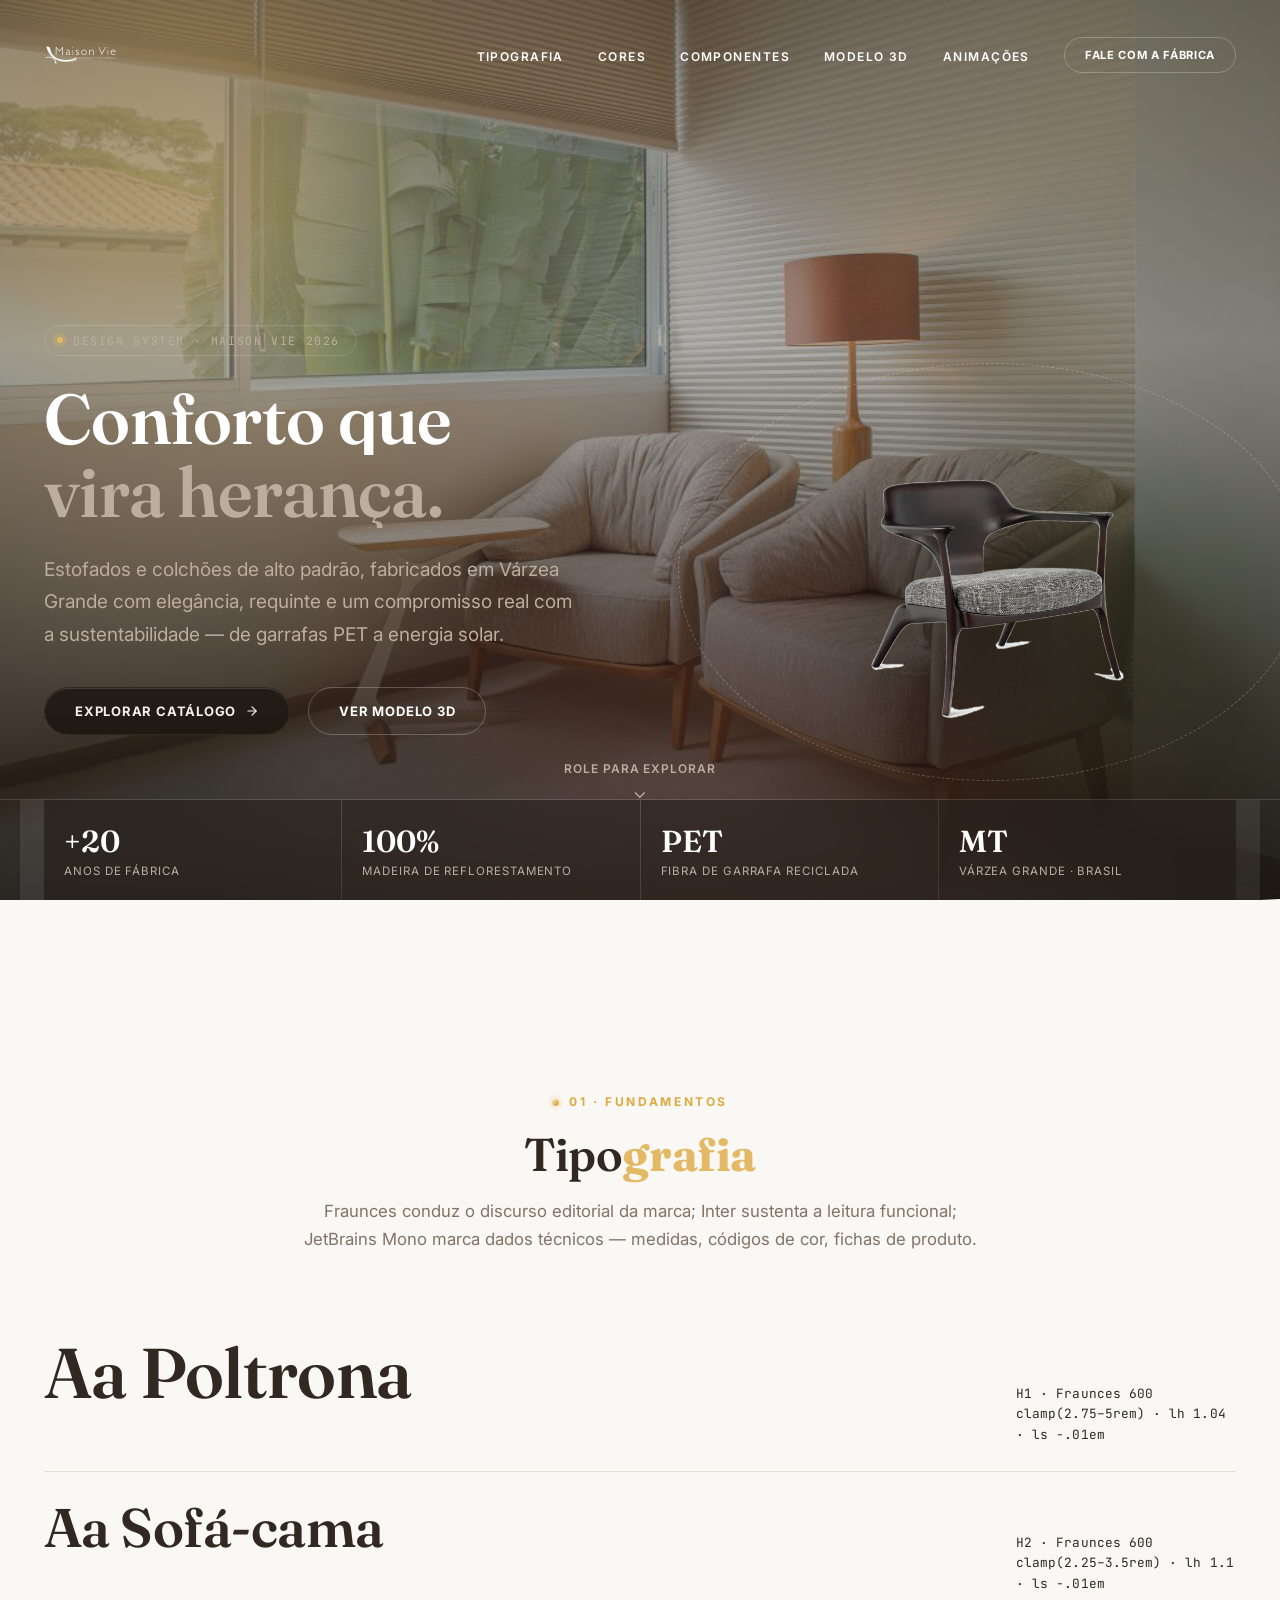
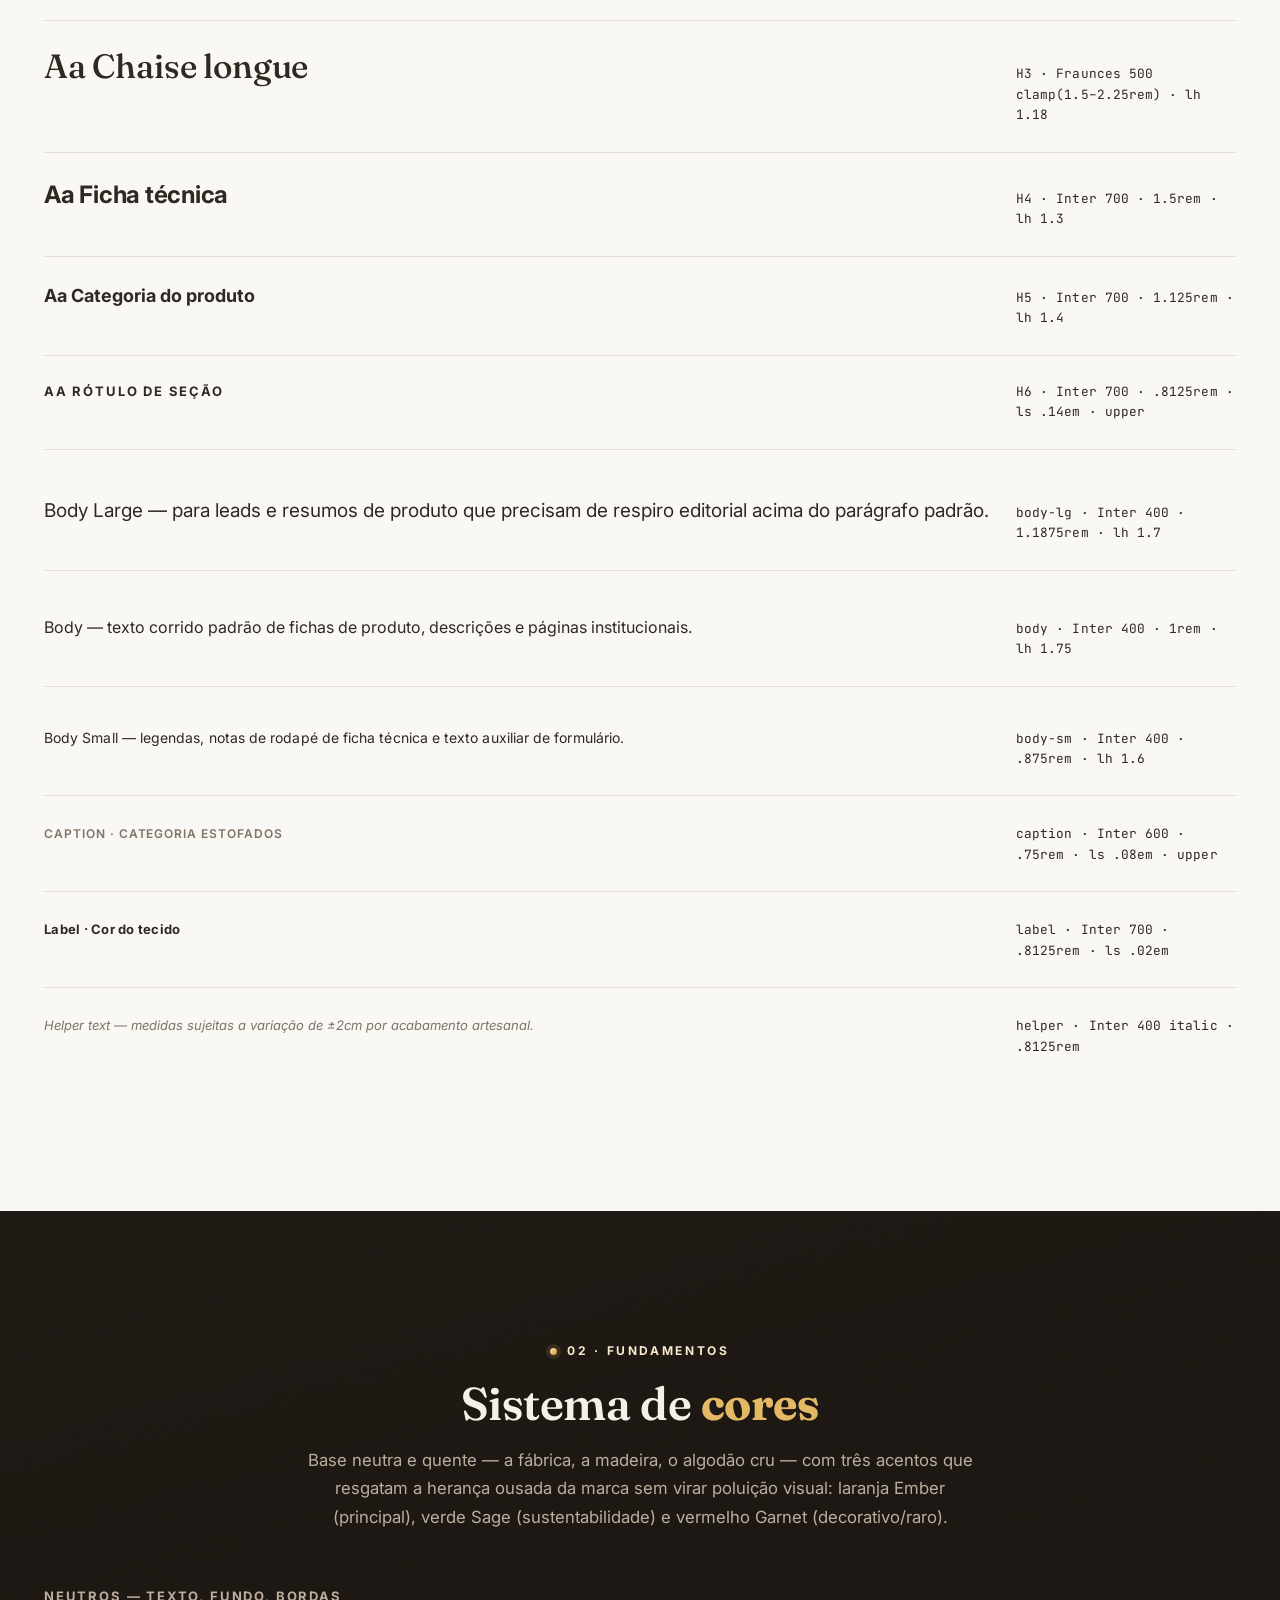
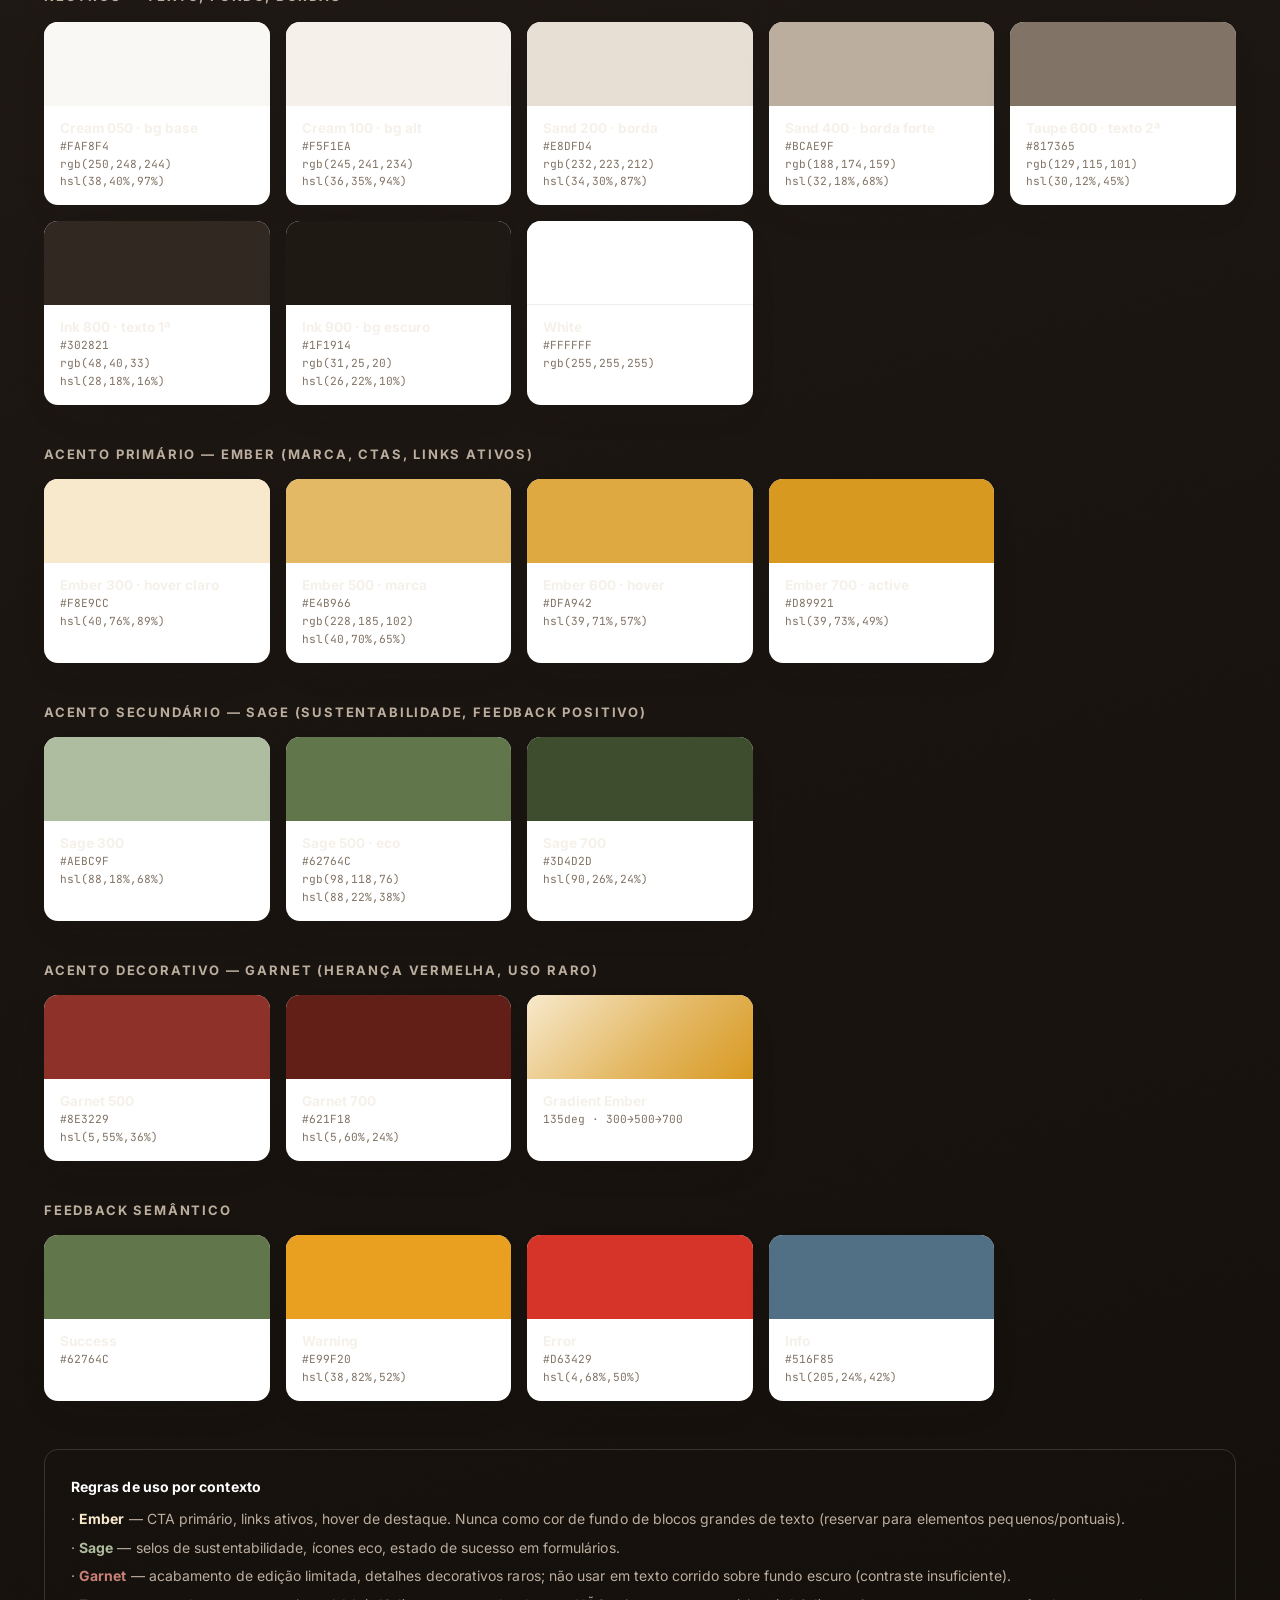
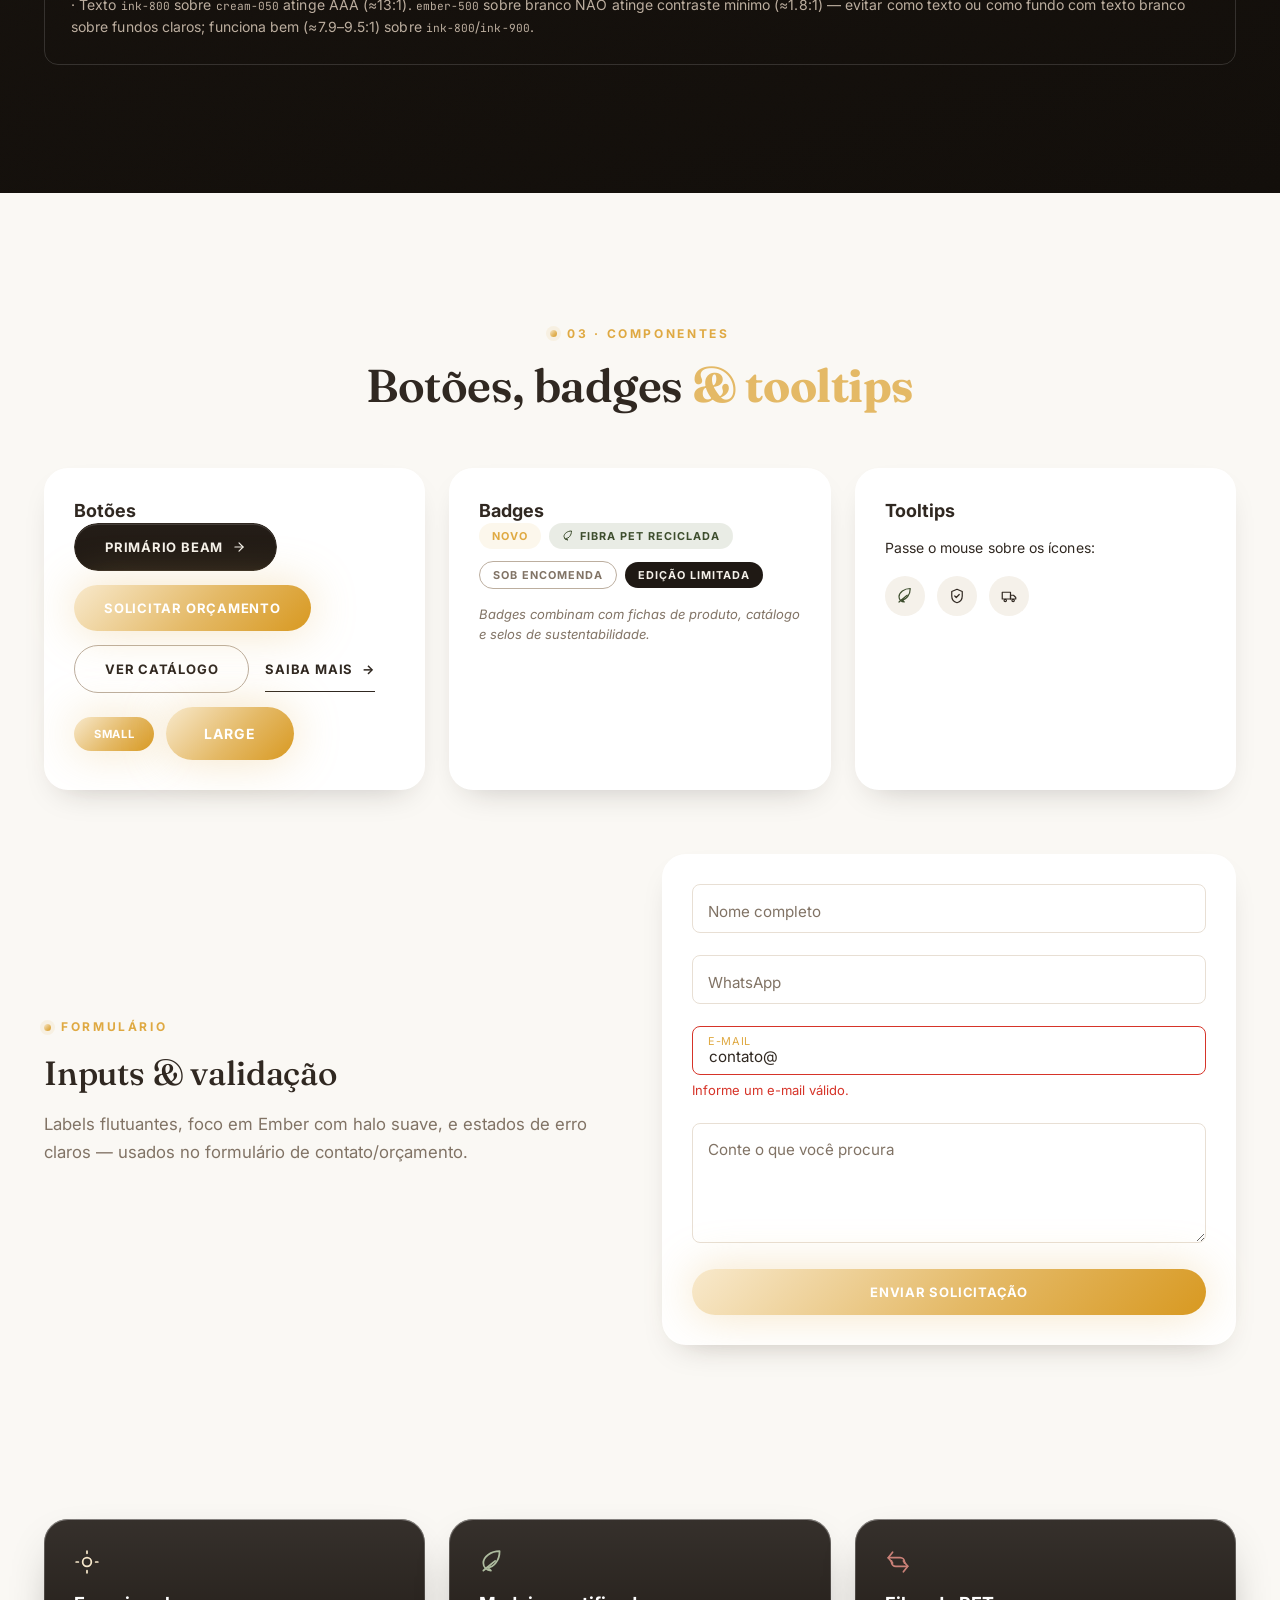
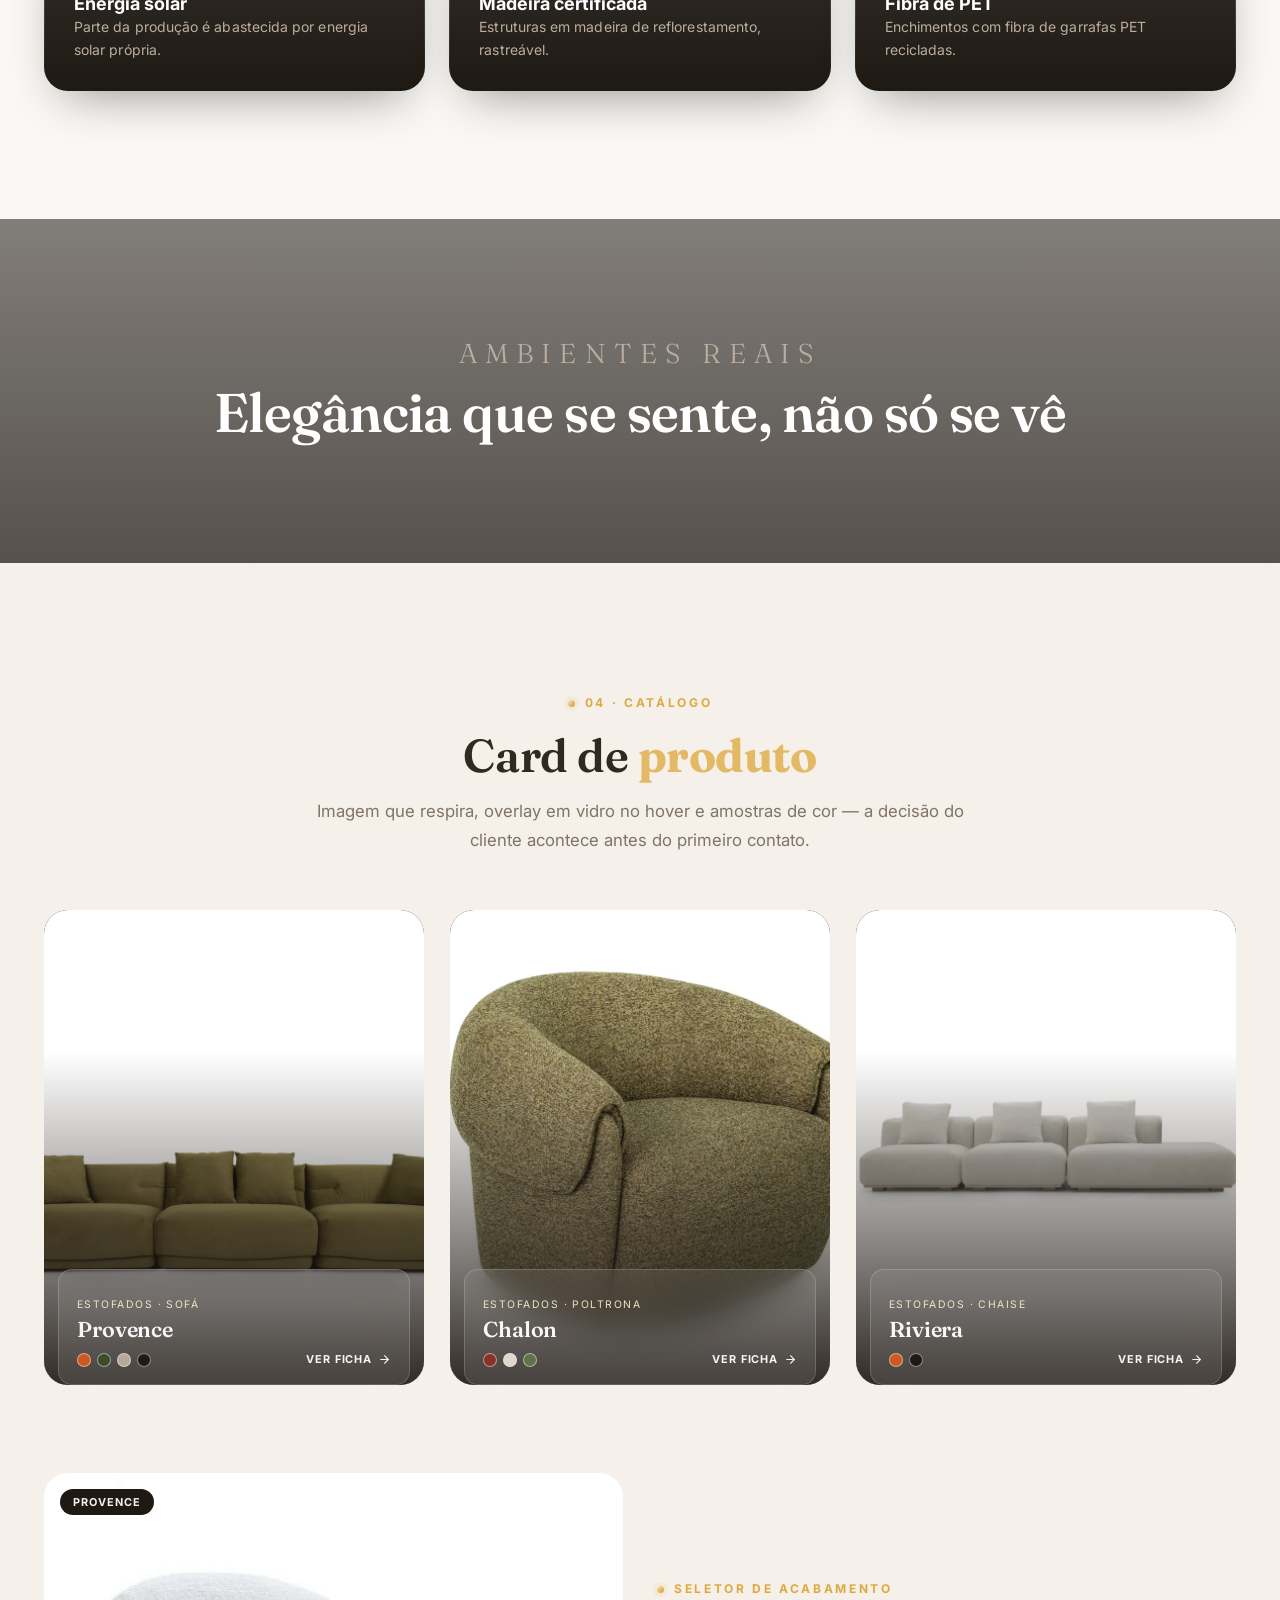
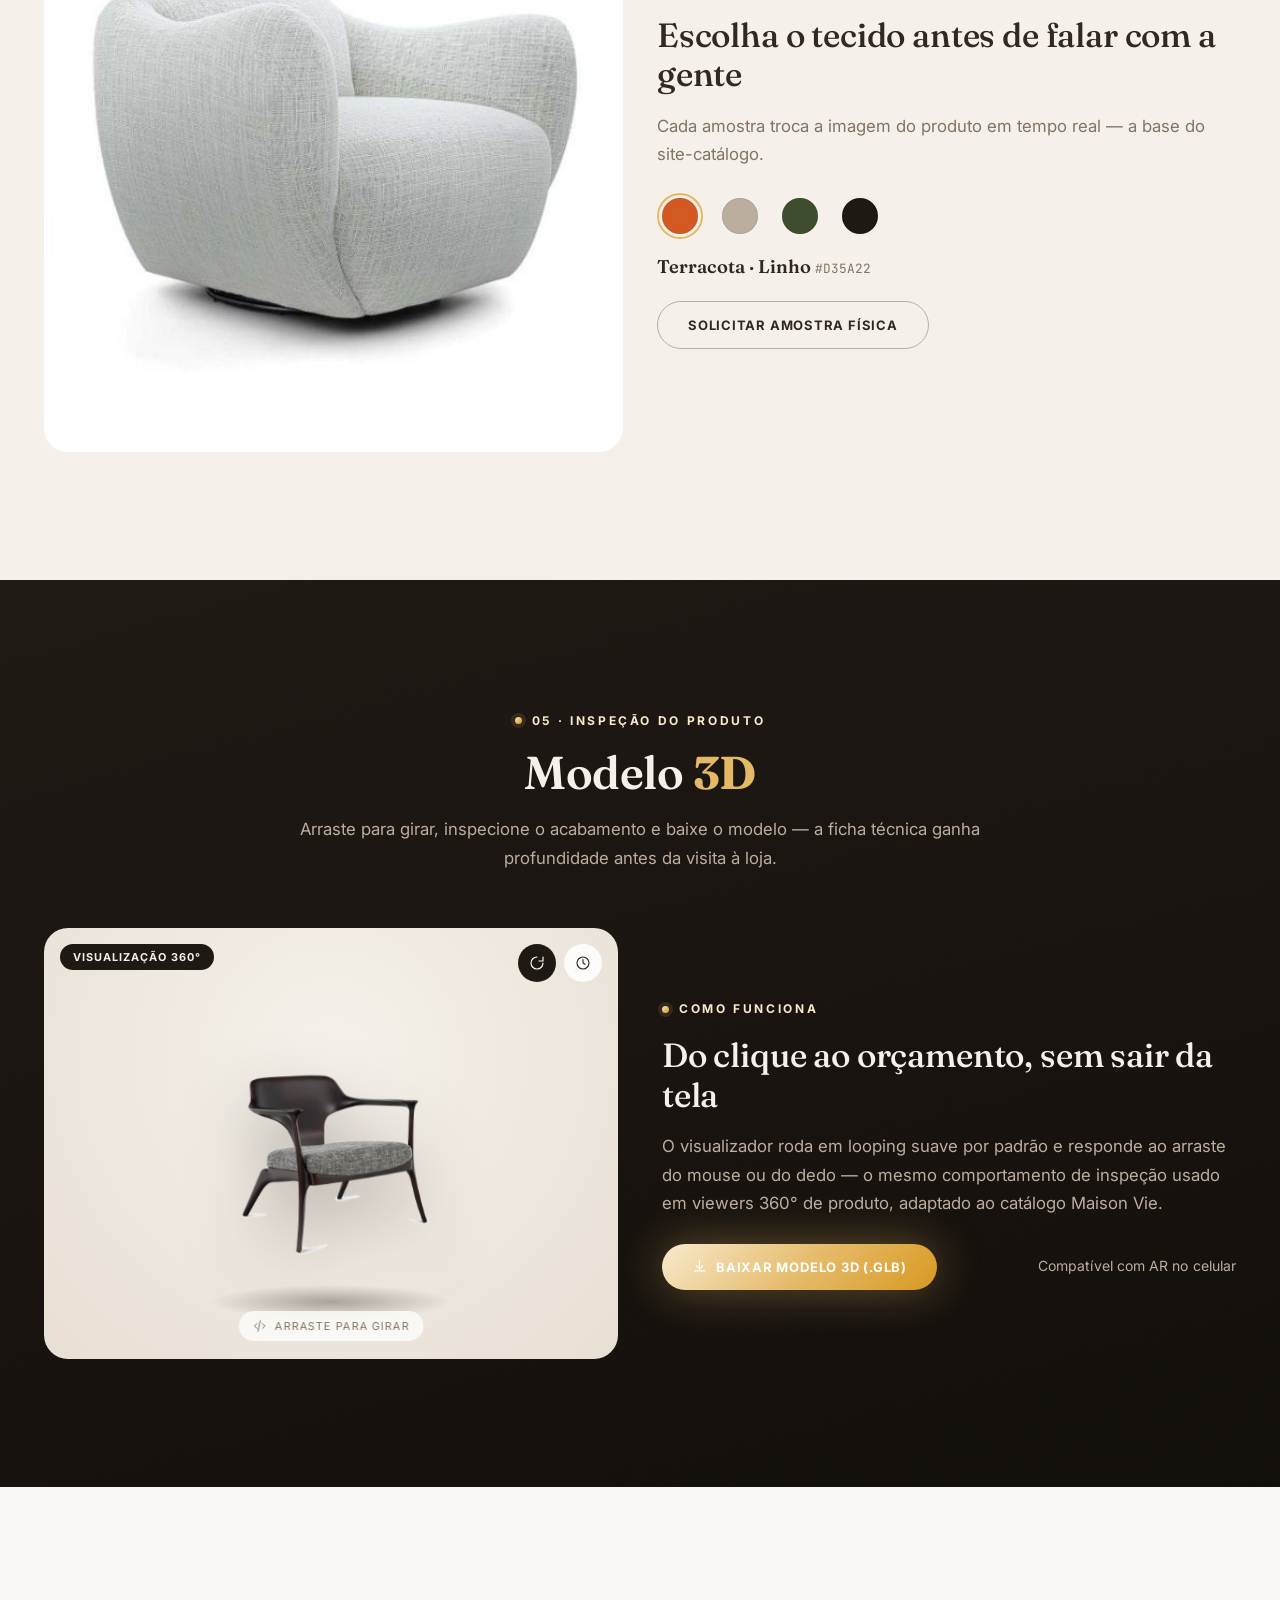
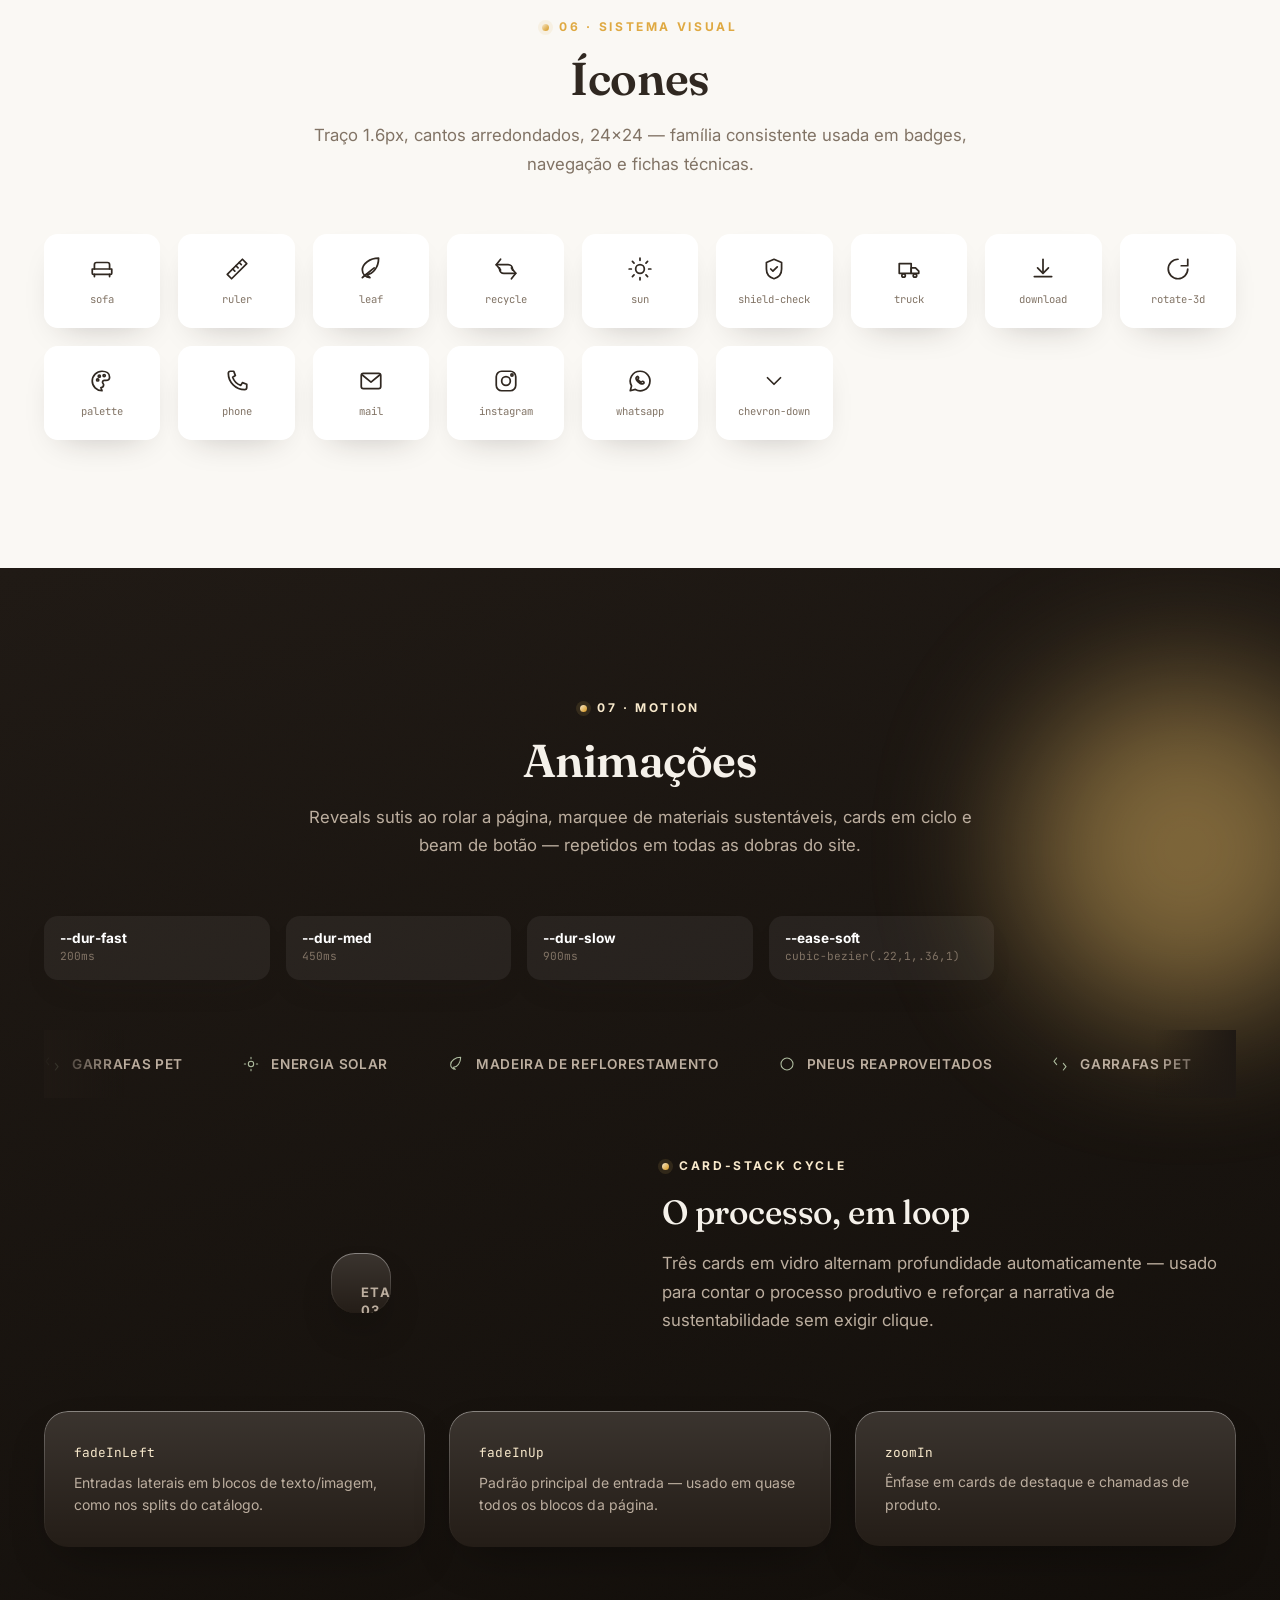
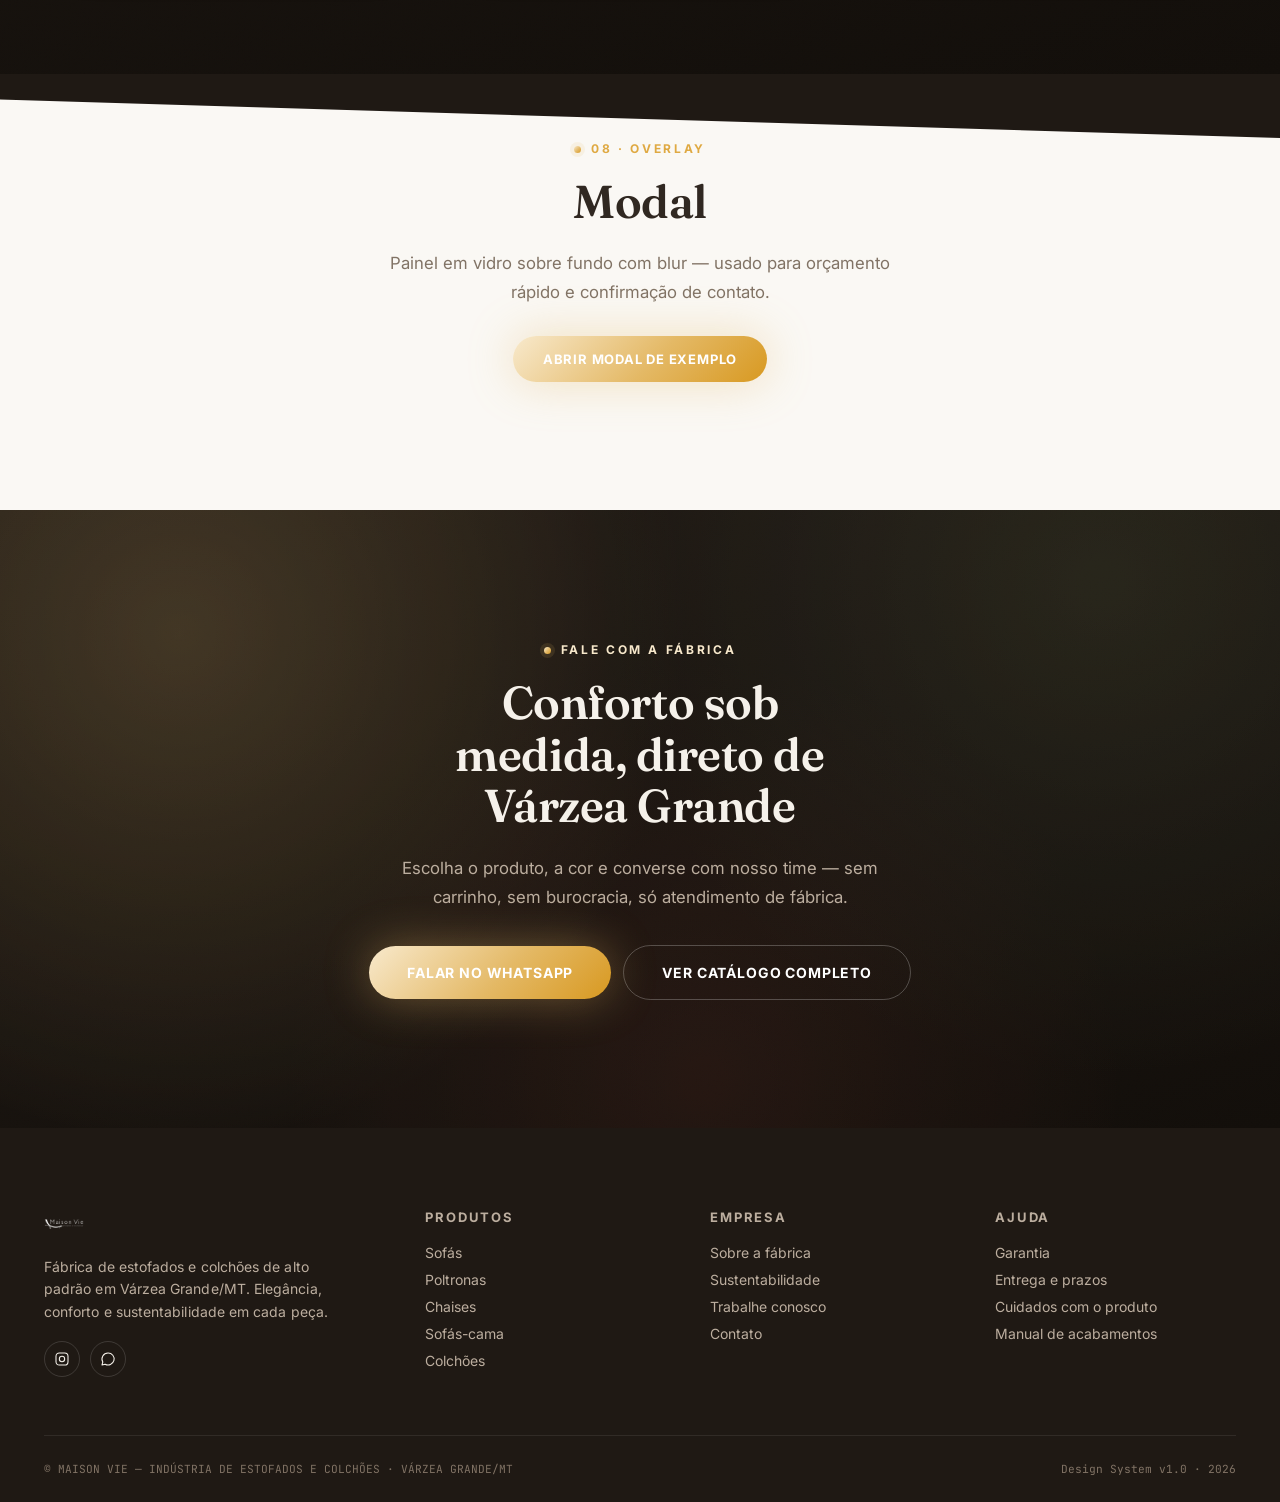
<file: assets/design_system.html>
<!DOCTYPE html>
<!--
  MAISON VIE — DESIGN SYSTEM
  Fábrica de estofados e colchões · Várzea Grande/MT
  Fontes de referência, cada uma usada apenas para o seu papel:
   1) pollusmoveis.com.br/design-system.html  → estrutura geral, arquitetura de seções, escala tipográfica, convenções de classe (.container/.section-title/.eyebrow/.btn/.catalog-card__*/.js-animation)
   2) artefacto.com.br_default/design-system.html → navbar fixa com troca de estado no scroll + composição/efeitos da hero
   3) meucentury.com/design-system.html → padrão de viewer 360°/3D do produto (arrastar para girar, inspeção do modelo)
   4) instagram-slides/index.html → motion system geral (reveal on scroll, marquee, border-beam, card-stack) + glassmorphism nos cards
-->
<html lang="pt-BR">
<head>
<meta charset="utf-8"/>
<meta name="viewport" content="width=device-width, initial-scale=1.0"/>
<title>Maison Vie — Design System</title>
<meta name="description" content="Sistema de design da Maison Vie — fábrica de estofados e colchões. Tipografia, cores, componentes e motion para um site-catálogo de alto padrão."/>
<link rel="icon" href="img/logo-maisonvie.png"/>

<!-- ============================================================
     FONTES — estratégia de carregamento
     - CDN: Google Fonts via preconnect + endpoint css2 (sem self-host nesta fase de protótipo).
     - font-display: swap em todas as famílias para evitar FOIT.
     - Faixas de peso carregadas sob demanda (apenas os pesos usados no sistema, nunca a família inteira):
       · Fraunces (display/editorial, eixo óptico 9..144) → 300 / 500 / 600 / 700 (+ itálico 500 para acento editorial)
       · Inter (corpo, UI, nav, labels) → 400 / 500 / 600 / 700 / 800
       · JetBrains Mono (specs, medidas, dados técnicos) → 400 / 500
     - Fallback stacks 100% locais caso o CDN falhe (ver --font-* abaixo).
     ============================================================ -->
<link rel="preconnect" href="https://fonts.googleapis.com"/>
<link rel="preconnect" href="https://fonts.gstatic.com" crossorigin/>
<link href="https://fonts.googleapis.com/css2?family=Fraunces:ital,opsz,wght@0,9..144,300;0,9..144,500;0,9..144,600;0,9..144,700;1,9..144,500&family=Inter:wght@400;500;600;700;800&family=JetBrains+Mono:wght@400;500&display=swap" rel="stylesheet"/>

<style>
/* ==========================================================================
   1. RESET & BASE
   ========================================================================== */
*,*::before,*::after{box-sizing:border-box;}
html{scroll-behavior:smooth;}
body{margin:0;font-family:var(--font-body);font-weight:400;font-size:1rem;color:var(--ink-800);background:var(--cream-050);-webkit-font-smoothing:antialiased;-moz-osx-font-smoothing:grayscale;text-rendering:optimizeLegibility;overflow-x:hidden;}
img{max-width:100%;display:block;}
a{color:inherit;text-decoration:none;}
ul{list-style:none;margin:0;padding:0;}
button{font:inherit;cursor:pointer;background:none;border:none;color:inherit;}
svg{display:block;}
::selection{background:var(--ember-300);color:var(--ink-900);}

/* ==========================================================================
   2. DESIGN TOKENS
   ========================================================================== */
:root{
  /* ---- type families ---- */
  --font-display:'Fraunces',ui-serif,Georgia,'Times New Roman',serif;      /* editorial, h1–h3, hero */
  --font-body:'Inter','Segoe UI',Helvetica,Arial,sans-serif;               /* corpo, UI, nav, labels */
  --font-mono:'JetBrains Mono','SFMono-Regular',Consolas,monospace;        /* specs, medidas, dados técnicos */

  /* ---- neutrals (base premium, quente) ---- */
  --white:#FFFFFF;
  --cream-050:#FAF8F4;
  --cream-100:#F5F1EA;
  --sand-200:#E8DFD4;
  --sand-400:#BCAE9F;
  --taupe-600:#817365;
  --ink-800:#302821;
  --ink-900:#1F1914;

  /* ---- primary accent · Ember (herança laranja) ---- */
  --ember-300:#F8E9CC;
  --ember-500:#E4B966;   /* cor de marca principal */
  --ember-600:#DFA942;
  --ember-700:#D89921;

  /* ---- secondary accent · Sage (herança verde / sustentabilidade) ---- */
  --sage-300:#AEBC9F;
  --sage-500:#62764C;
  --sage-700:#3D4D2D;

  /* ---- tertiary / decorative accent · Garnet (herança vermelha) ---- */
  --garnet-500:#8E3229;
  --garnet-700:#621F18;

  /* ---- feedback semântico ---- */
  --feedback-success:#62764C; /* = sage-500 */
  --feedback-warning:#E99F20;
  --feedback-error:#D63429;
  --feedback-info:#516F85;

  /* ---- opacidades utilitárias (rgba pré-calculadas a partir do accent primário) ---- */
  --ember-05:rgba(228,185,102,.05);
  --ember-12:rgba(228,185,102,.12);
  --ember-24:rgba(228,185,102,.24);
  --ember-45:rgba(228,185,102,.45);
  --ink-45:rgba(31,25,20,.45);
  --ink-70:rgba(31,25,20,.70);
  --white-08:rgba(255,255,255,.08);
  --white-14:rgba(255,255,255,.14);
  --white-24:rgba(255,255,255,.24);

  /* ---- gradientes de marca ---- */
  --gradient-ember:linear-gradient(135deg,var(--ember-300) 0%,var(--ember-500) 55%,var(--ember-700) 100%);
  --gradient-dark:linear-gradient(165deg,var(--ink-900) 0%,#120e0a 100%);
  --gradient-mesh:
    radial-gradient(circle at 14% 20%, rgba(228,185,102,.30), transparent 42%),
    radial-gradient(circle at 86% 12%, rgba(98,118,76,.24), transparent 40%),
    radial-gradient(circle at 55% 92%, rgba(142,50,41,.20), transparent 46%);

  /* ---- profundidade ---- */
  --shadow-soft:0 24px 60px -24px rgba(31,25,20,.35);
  --shadow-card:0 14px 34px -18px rgba(31,25,20,.28);
  --glow-ember:0 0 46px rgba(228,185,102,.38);

  /* ---- raio / espaço ---- */
  --radius-sm:8px; --radius-md:14px; --radius-lg:24px; --radius-full:999px;

  /* ---- motion tokens ---- */
  --ease-soft:cubic-bezier(.22,1,.36,1);
  --ease-out:cubic-bezier(.16,1,.3,1);
  --dur-fast:200ms; --dur-med:450ms; --dur-slow:900ms;
}

/* ==========================================================================
   3. ESCALA TIPOGRÁFICA
   h1→h6 · body-lg/body/body-sm · caption/label/helper
   ========================================================================== */
h1,.h1{font-family:var(--font-display);font-weight:600;font-size:clamp(2.75rem,2rem + 3vw,5rem);line-height:1.04;letter-spacing:-.01em;margin:0;}
h2,.h2{font-family:var(--font-display);font-weight:600;font-size:clamp(2.25rem,1.8rem + 2vw,3.5rem);line-height:1.1;letter-spacing:-.01em;margin:0;}
h3,.h3{font-family:var(--font-display);font-weight:500;font-size:clamp(1.5rem,1.3rem + 1vw,2.25rem);line-height:1.18;letter-spacing:-.005em;margin:0;}
h4,.h4{font-family:var(--font-body);font-weight:700;font-size:1.5rem;line-height:1.3;letter-spacing:-.01em;margin:0;}
h5,.h5{font-family:var(--font-body);font-weight:700;font-size:1.125rem;line-height:1.4;letter-spacing:0;margin:0;}
h6,.h6{font-family:var(--font-body);font-weight:700;font-size:.8125rem;line-height:1.4;letter-spacing:.14em;text-transform:uppercase;margin:0;}

.font-accent{font-family:var(--font-display);font-style:italic;font-weight:500;}
.text-gradient{background:var(--gradient-ember);-webkit-background-clip:text;background-clip:text;-webkit-text-fill-color:transparent;color:var(--ember-500);}

.body-lg{font-family:var(--font-body);font-weight:400;font-size:1.1875rem;line-height:1.7;letter-spacing:0;}
.body{font-family:var(--font-body);font-weight:400;font-size:1rem;line-height:1.75;letter-spacing:0;}
.body-sm{font-family:var(--font-body);font-weight:400;font-size:.875rem;line-height:1.6;letter-spacing:.005em;}
.caption{font-family:var(--font-body);font-weight:600;font-size:.75rem;line-height:1.5;letter-spacing:.08em;text-transform:uppercase;color:var(--taupe-600);}
.label{font-family:var(--font-body);font-weight:700;font-size:.8125rem;line-height:1.4;letter-spacing:.02em;}
.helper{font-family:var(--font-body);font-weight:400;font-size:.8125rem;line-height:1.5;font-style:italic;color:var(--taupe-600);}
code,.mono{font-family:var(--font-mono);font-size:.8em;}

.eyebrow{display:inline-flex;align-items:center;gap:10px;font-family:var(--font-body);font-weight:700;font-size:.75rem;line-height:1.4;letter-spacing:.22em;text-transform:uppercase;color:var(--ember-600);margin:0 0 18px;}
.eyebrow::before{content:"";width:7px;height:7px;border-radius:50%;background:var(--gradient-ember);box-shadow:0 0 0 4px var(--ember-12);animation:pulseDot 2.4s var(--ease-soft) infinite;}
.section--dark .eyebrow{color:var(--ember-300);}

.section-title{font-family:var(--font-display);font-weight:600;font-size:clamp(2rem,1.6rem + 1.6vw,3rem);line-height:1.12;letter-spacing:-.01em;}
.section-title strong{font-weight:700;color:var(--ember-500);}
.section-text{font-family:var(--font-body);font-size:1.05rem;line-height:1.7;color:var(--taupe-600);}
.section--dark .section-text{color:var(--sand-400);}

.nav-link{font-family:var(--font-body);font-weight:600;font-size:.75rem;letter-spacing:.12em;text-transform:uppercase;}

/* ==========================================================================
   4. LAYOUT / CONTAINERS / BACKGROUNDS DE SEÇÃO
   ========================================================================== */
.container{width:100%;max-width:1240px;margin:0 auto;padding:0 24px;}
.section{position:relative;padding-block:clamp(72px,10vw,150px);overflow:hidden;}
.section--dark{background:var(--gradient-dark);color:var(--cream-100);}
.section--light{background:var(--cream-050);}
.section--sand{background:var(--cream-100);}
.section__bg{position:absolute;inset:0;z-index:0;pointer-events:none;}
.section__head{position:relative;z-index:1;max-width:680px;margin:0 auto 56px;text-align:center;}
.section > .container{position:relative;z-index:1;}

.grain{position:absolute;inset:0;opacity:.045;mix-blend-mode:overlay;background-image:url("data:image/svg+xml;utf8,<svg xmlns='http://www.w3.org/2000/svg' width='140' height='140'><filter id='n'><feTurbulence type='fractalNoise' baseFrequency='0.85' numOctaves='2' stitchTiles='stitch'/></filter><rect width='100%25' height='100%25' filter='url(%23n)'/></svg>");}
.blob{position:absolute;border-radius:50%;filter:blur(70px);opacity:.5;animation:floatBlob 16s var(--ease-soft) infinite alternate;}
.grid-pattern{background-image:radial-gradient(circle at 1px 1px, rgba(255,255,255,.08) 1px, transparent 0);background-size:26px 26px;}

/* wave separator (mirrors pollus .wave-separator) */
.wave-separator{height:64px;margin:-1px 0;line-height:0;position:relative;z-index:1;}
.wave-separator svg{width:100%;height:100%;}
.wave-separator .fill-a{fill:var(--fill-a,#fff);}
.wave-separator .fill-b{fill:var(--fill-b,#fff);}

/* ==========================================================================
   5. MOTION / REVEAL ENGINE
   (fusão pollus .js-animation + AOS-like data-attr, motor instagram-slides IntersectionObserver)
   ========================================================================== */
@keyframes fadeIn{from{opacity:0;}to{opacity:1;}}
@keyframes fadeInUp{from{opacity:0;filter:blur(6px);transform:translate3d(0,36px,0);}to{opacity:1;filter:blur(0);transform:translate3d(0,0,0);}}
@keyframes fadeInLeft{from{opacity:0;filter:blur(6px);transform:translate3d(-36px,0,0);}to{opacity:1;filter:blur(0);transform:translate3d(0,0,0);}}
@keyframes fadeInRight{from{opacity:0;filter:blur(6px);transform:translate3d(36px,0,0);}to{opacity:1;filter:blur(0);transform:translate3d(0,0,0);}}
@keyframes zoomIn{from{opacity:0;transform:scale3d(.92,.92,1);}to{opacity:1;transform:scale3d(1,1,1);}}

.js-animation,[data-reveal]{opacity:0;animation-duration:900ms;animation-timing-function:var(--ease-soft);animation-fill-mode:both;}
.js-animation.in-view.fadeIn,[data-reveal="fade"].in-view{animation-name:fadeIn;}
.js-animation.in-view.fadeInUp,[data-reveal="up"].in-view{animation-name:fadeInUp;}
.js-animation.in-view.fadeInLeft,[data-reveal="left"].in-view{animation-name:fadeInLeft;}
.js-animation.in-view.fadeInRight,[data-reveal="right"].in-view{animation-name:fadeInRight;}
.js-animation.in-view.zoomIn,[data-reveal="zoom"].in-view{animation-name:zoomIn;}
[data-reveal-delay="1"].in-view{animation-delay:.1s;}
[data-reveal-delay="2"].in-view{animation-delay:.22s;}
[data-reveal-delay="3"].in-view{animation-delay:.34s;}
[data-reveal-delay="4"].in-view{animation-delay:.46s;}
[data-reveal-delay="5"].in-view{animation-delay:.58s;}
[data-reveal-delay="6"].in-view{animation-delay:.7s;}
[data-reveal-delay="7"].in-view{animation-delay:.82s;}

@keyframes pulseDot{0%,100%{box-shadow:0 0 0 0 rgba(228,185,102,.35);}50%{box-shadow:0 0 0 6px rgba(228,185,102,0);}}
@keyframes floatBlob{0%{transform:translate(0,0) scale(1);}100%{transform:translate(30px,-24px) scale(1.08);}}
@keyframes floatY{0%,100%{transform:translateY(0);}50%{transform:translateY(-16px);}}
@keyframes spin{to{transform:rotate(360deg);}}
@keyframes marquee{0%{transform:translateX(0);}100%{transform:translateX(-50%);}}
@keyframes cardCycle{
  0%,22%{transform:translateY(0) scale(1);z-index:3;opacity:1;filter:blur(0);}
  33%,55%{transform:translateY(-34px) scale(.9);z-index:1;opacity:.55;filter:blur(1.5px);}
  66%,88%{transform:translateY(-17px) scale(.95);z-index:2;opacity:.8;filter:blur(.5px);}
  100%{transform:translateY(0) scale(1);z-index:3;opacity:1;filter:blur(0);}
}

/* ==========================================================================
   6. NAVBAR (padrão artefacto: fixa, transparente → sólida no scroll, logo dupla)
   ========================================================================== */
.site-header{position:fixed;top:0;left:0;right:0;z-index:200;padding:26px 0;transition:background-color var(--dur-med) var(--ease-soft),padding var(--dur-med) var(--ease-soft),box-shadow var(--dur-med) var(--ease-soft),border-color var(--dur-med) var(--ease-soft);border-bottom:1px solid transparent;}
.site-header .container{display:flex;align-items:center;justify-content:space-between;gap:24px;}
/* logo: crossfade suave em vez de troca abrupta via display (logo-alt sobrepõe
   em posição absoluta e as duas cruzam em opacidade no scroll) */
.site-header__logo{position:relative;display:inline-flex;align-items:center;height:58px;}
.site-header__logo img{height:58px;width:auto;transition:opacity var(--dur-med) var(--ease-soft);}
.site-header__logo .logo-alt{position:absolute;left:0;top:0;opacity:0;}
.site-header--fixed{background:rgba(250,248,244,.86);backdrop-filter:blur(14px);-webkit-backdrop-filter:blur(14px);padding:14px 0;box-shadow:0 1px 0 rgba(31,25,20,.06),0 20px 40px -28px rgba(31,25,20,.25);border-bottom-color:var(--sand-200);}
.site-header--fixed .logo-main{opacity:0;}
.site-header--fixed .logo-alt{opacity:1;}
.site-header--fixed .nav-link{color:var(--ink-800);}
.site-header:not(.site-header--fixed) .nav-cta{border-color:var(--white-24);color:var(--white);}
.site-header:not(.site-header--fixed) .nav-cta:hover{background:var(--white);color:var(--ink-900);}

.nav-list{display:flex;align-items:center;gap:34px;}
.nav-link{color:var(--white);position:relative;padding:4px 0;}
.nav-link::after{content:"";position:absolute;left:0;right:100%;bottom:-2px;height:1px;background:currentColor;transition:right var(--dur-med) var(--ease-soft);}
.nav-link:hover::after{right:0;}
.nav-link:focus-visible,.nav-toggle:focus-visible{outline:2px solid var(--ember-500);outline-offset:4px;border-radius:2px;}
.nav-actions{display:flex;align-items:center;gap:18px;}

/* toggle: position:relative + z-index garantem que o ícone continue clicável
   e visível por cima do painel do menu (antes ficava "static", coberto pelo
   .nav-list ao abrir — por isso não dava para fechar); as barras viram um "X". */
.nav-toggle{display:none;flex-direction:column;justify-content:center;gap:5px;width:38px;height:32px;padding:0;position:relative;z-index:3;}
.nav-toggle span{width:22px;height:2px;background:var(--white);transition:transform var(--dur-fast) var(--ease-out),opacity var(--dur-fast) ease,background var(--dur-fast) ease;}
.site-header--fixed .nav-toggle span{background:var(--ink-800);}
/* com o painel aberto o fundo atrás do ícone é sempre o ink-900 do menu,
   então o traço precisa ficar claro mesmo com o header no estado "fixed" */
.site-header--fixed .nav-toggle.is-active span{background:var(--white);}
.nav-toggle.is-active span:nth-child(1){transform:translateY(7px) rotate(45deg);}
.nav-toggle.is-active span:nth-child(2){opacity:0;}
.nav-toggle.is-active span:nth-child(3){transform:translateY(-7px) rotate(-45deg);}

/* véu escuro atrás do painel: dá profundidade, sinaliza estado modal e
   fecha o menu ao tocar fora dele */
.nav-backdrop{position:fixed;inset:0;z-index:1;background:rgba(15,12,9,.55);opacity:0;pointer-events:none;transition:opacity var(--dur-med) var(--ease-soft);}
.nav-backdrop.is-open{opacity:1;pointer-events:auto;}
@media (min-width:961px){.nav-backdrop{display:none;}}

@media (max-width:960px){
  .nav-list{position:fixed;top:0;right:-320px;height:100vh;width:300px;max-width:86vw;overflow-y:auto;z-index:2;background:var(--ink-900);flex-direction:column;align-items:stretch;justify-content:center;gap:4px;padding:100px 32px 40px;transition:right var(--dur-med) var(--ease-soft);box-shadow:-10px 0 40px rgba(0,0,0,.3);}
  .nav-list.is-open{right:0;}
  .nav-list li{opacity:0;transform:translateX(18px);transition:opacity var(--dur-med) var(--ease-soft),transform var(--dur-med) var(--ease-soft);}
  .nav-list.is-open li{opacity:1;transform:translateX(0);}
  .nav-list.is-open li:nth-child(1){transition-delay:.08s;}
  .nav-list.is-open li:nth-child(2){transition-delay:.14s;}
  .nav-list.is-open li:nth-child(3){transition-delay:.2s;}
  .nav-list.is-open li:nth-child(4){transition-delay:.26s;}
  .nav-list.is-open li:nth-child(5){transition-delay:.32s;}
  .nav-list.is-open li:nth-child(6){transition-delay:.38s;}
  .nav-list .nav-link{display:block;color:var(--cream-100);font-size:.95rem;letter-spacing:.1em;padding:16px 0;border-bottom:1px solid var(--white-08);}
  .nav-list .nav-link::after{display:none;}
  .nav-actions{display:block;width:100%;gap:0;margin-top:20px;}
  .nav-actions .nav-cta{width:100%;justify-content:center;padding:16px 24px;}
  .nav-toggle{display:flex;}
}

/* ==========================================================================
   7. HERO — primeira dobra (capricho: nav + mesh + grain + parallax + reveal)
   ========================================================================== */
.hero{position:relative;min-height:100vh;display:flex;flex-direction:column;justify-content:flex-end;background:var(--ink-900) url('img/hero-ambiance.jpg') center/cover no-repeat;overflow:hidden;}
.hero::before{content:"";position:absolute;inset:0;background:
    linear-gradient(180deg, rgba(31,25,20,.55) 0%, rgba(31,25,20,.35) 38%, rgba(20,16,12,.88) 100%);
  z-index:1;}
.hero__mesh{position:absolute;inset:0;background:var(--gradient-mesh);z-index:1;mix-blend-mode:screen;}
.hero__blob-a{width:420px;height:420px;background:var(--ember-500);top:-8%;left:-6%;}
.hero__blob-b{width:360px;height:360px;background:var(--sage-500);bottom:6%;right:-4%;animation-delay:-6s;}

.hero__content{position:relative;z-index:3;padding:170px 0 64px;}
.hero__grid{display:grid;grid-template-columns:1fr;gap:40px;align-items:end;}
@media (min-width:960px){.hero__grid{grid-template-columns:1.15fr .85fr;}}

.hero__tag{display:inline-flex;align-items:center;gap:10px;font-family:var(--font-mono);font-size:.72rem;letter-spacing:.14em;text-transform:uppercase;color:var(--sand-400);border:1px solid var(--white-14);border-radius:var(--radius-full);padding:7px 16px 7px 12px;margin-bottom:26px;}
.hero__tag .dot{width:6px;height:6px;border-radius:50%;background:var(--ember-500);box-shadow:0 0 0 4px var(--ember-24);animation:pulseDot 2.4s var(--ease-soft) infinite;}

.hero h1{color:var(--white);max-width:15ch;}
.hero h1 .line{display:block;overflow:hidden;}
.hero h1 .line span{display:inline-block;animation:fadeInUp 1s var(--ease-soft) both;}
.hero h1 .line:nth-child(1) span{animation-delay:.2s;}
.hero h1 .line:nth-child(2) span{animation-delay:.38s;color:var(--sand-400);}

.hero__lede{color:var(--sand-400);max-width:44ch;margin:26px 0 36px;}
.hero__cta-row{display:flex;flex-wrap:wrap;align-items:center;gap:18px;}

.hero__side{position:relative;}
.hero__frame{position:relative;border-radius:var(--radius-lg);overflow:visible;}
.hero__product{width:100%;filter:drop-shadow(0 40px 60px rgba(0,0,0,.5));animation:floatY 7s var(--ease-soft) infinite;}
.hero__ring{position:absolute;inset:-14%;border:1px dashed var(--white-24);border-radius:50%;z-index:-1;}

.hero__stats{position:relative;z-index:3;border-top:1px solid var(--white-14);}
.hero__stats .container{display:grid;grid-template-columns:repeat(2,1fr);gap:1px;background:var(--white-08);}
@media (min-width:760px){.hero__stats .container{grid-template-columns:repeat(4,1fr);}}
.hero__stat{background:rgba(31,25,20,.62);backdrop-filter:blur(10px);-webkit-backdrop-filter:blur(10px);padding:22px 20px;}
.hero__stat b{display:block;font-family:var(--font-display);font-weight:600;font-size:1.9rem;color:var(--white);}
.hero__stat span{display:block;font-family:var(--font-body);font-size:.72rem;letter-spacing:.08em;text-transform:uppercase;color:var(--sand-400);margin-top:4px;}

.scroll-cue{position:absolute;left:50%;bottom:96px;transform:translateX(-50%);z-index:3;display:flex;flex-direction:column;align-items:center;gap:8px;color:var(--sand-400);}
.scroll-cue .chev{animation:floatY 1.8s ease-in-out infinite;}
@media (max-width:760px){.scroll-cue{display:none;}}

/* ==========================================================================
   8. BOTÕES
   ========================================================================== */
.btn{display:inline-flex;align-items:center;justify-content:center;gap:9px;font-family:var(--font-body);font-weight:700;font-size:.8125rem;letter-spacing:.06em;text-transform:uppercase;padding:15px 30px;border-radius:var(--radius-full);transition:transform var(--dur-fast) var(--ease-out),box-shadow var(--dur-fast) var(--ease-out),background var(--dur-fast) ease,color var(--dur-fast) ease,border-color var(--dur-fast) ease;white-space:nowrap;}
.btn:active{transform:translateY(1px) scale(.98);}
.btn:focus-visible{outline:2px solid var(--ember-500);outline-offset:3px;}
.btn-sm{padding:10px 20px;font-size:.7rem;}
.btn-lg{padding:18px 38px;font-size:.875rem;}

.btn-primary{position:relative;background:var(--gradient-ember);color:var(--white);box-shadow:var(--glow-ember);overflow:hidden;}
.btn-primary::before{content:"";position:absolute;inset:0;background:linear-gradient(120deg,transparent,rgba(255,255,255,.35),transparent);transform:translateX(-120%);}
.btn-primary:hover{transform:translateY(-2px);box-shadow:0 0 60px rgba(228,185,102,.5);}
.btn-primary:hover::before{transform:translateX(120%);transition:transform .7s var(--ease-soft);}

.btn-outline{border:1px solid var(--sand-400);color:var(--ink-800);background:transparent;}
.btn-outline:hover{background:var(--ink-800);border-color:var(--ink-800);color:var(--white);transform:translateY(-1px);box-shadow:var(--shadow-card);}
.section--dark .btn-outline,.hero .btn-outline{border-color:var(--white-24);color:var(--white);}
.section--dark .btn-outline:hover,.hero .btn-outline:hover{background:var(--white);color:var(--ink-900);}

.btn-ghost{color:var(--ink-800);padding-left:4px;padding-right:4px;border-radius:0;position:relative;}
.btn-ghost::after{content:"";position:absolute;left:4px;right:4px;bottom:0;height:1px;background:currentColor;transform:scaleX(1);transform-origin:right;transition:transform var(--dur-med) var(--ease-soft);}
.btn-ghost:hover::after{transform-origin:left;transform:scaleX(1.06);}
.btn-ghost__arrow{display:inline-block;transition:transform var(--dur-fast) var(--ease-out);}
.btn-ghost:hover .btn-ghost__arrow{transform:translateX(4px);}

/* botão beam (instagram-slides: borda giratória em conic-gradient)
   hover premium: elevação + glow na cor de acento + sheen percorrendo a face;
   active dá o "tato" do clique com leve recuo. */
.btn-beam{position:relative;padding:1px;border-radius:var(--radius-full);overflow:hidden;transition:transform var(--dur-fast) var(--ease-out),filter var(--dur-med) var(--ease-out);}
.btn-beam .btn-beam__ring{position:absolute;inset:-60%;animation:spin 3s linear infinite;background:conic-gradient(from 90deg at 50% 50%, transparent 0%, transparent 74%, var(--ember-300) 100%);opacity:0;transition:opacity var(--dur-med) ease;}
.btn-beam:hover{transform:translateY(-2px) scale(1.02);filter:drop-shadow(0 16px 32px rgba(228,185,102,.32)) drop-shadow(0 6px 16px rgba(15,12,9,.4));}
.btn-beam:active{transform:translateY(0) scale(.97);filter:drop-shadow(0 6px 14px rgba(228,185,102,.28));}
.btn-beam:focus-visible{outline:2px solid var(--ember-500);outline-offset:4px;}
.btn-beam:hover .btn-beam__ring{opacity:1;}
.btn-beam__static{position:absolute;inset:0;border-radius:var(--radius-full);background:var(--ink-800);transition:opacity var(--dur-med) ease;}
.btn-beam:hover .btn-beam__static{opacity:0;}
.btn-beam__face{position:relative;display:flex;align-items:center;gap:9px;overflow:hidden;font-family:var(--font-body);font-weight:700;font-size:.8125rem;letter-spacing:.06em;text-transform:uppercase;color:var(--cream-100);background:linear-gradient(180deg,#241d17,var(--ink-900));border-radius:var(--radius-full);padding:15px 30px;box-shadow:inset 0 1px 0 rgba(255,255,255,.14);}
.btn-beam__face::before{content:"";position:absolute;inset:0;background:linear-gradient(120deg,transparent,rgba(255,255,255,.16),transparent);transform:translateX(-120%);}
.btn-beam:hover .btn-beam__face::before{transform:translateX(120%);transition:transform .7s var(--ease-soft);}
.btn-beam__face svg{position:relative;transition:transform var(--dur-fast) ease;}
.btn-beam:hover .btn-beam__face svg{transform:translateX(3px);}

/* ==========================================================================
   9. BADGES
   ========================================================================== */
.badge{display:inline-flex;align-items:center;gap:6px;font-family:var(--font-body);font-weight:700;font-size:.68rem;letter-spacing:.09em;text-transform:uppercase;padding:6px 13px;border-radius:var(--radius-full);}
.badge-ember{background:var(--ember-12);color:var(--ember-600);}
.badge-sage{background:rgba(98,118,76,.14);color:var(--sage-700);}
.badge-sage svg{width:12px;height:12px;}
.badge-outline{background:transparent;border:1px solid var(--sand-400);color:var(--taupe-600);}
.badge-dark{background:var(--ink-900);color:var(--cream-100);}

/* ==========================================================================
   10. TOOLTIP (CSS puro, via atributo data-tooltip)
   ========================================================================== */
[data-tooltip]{position:relative;}
[data-tooltip]::after{content:attr(data-tooltip);position:absolute;left:50%;bottom:calc(100% + 10px);transform:translate(-50%,4px);background:var(--ink-900);color:var(--cream-100);font-family:var(--font-body);font-size:.7rem;font-weight:600;letter-spacing:.02em;white-space:nowrap;padding:7px 12px;border-radius:var(--radius-sm);opacity:0;pointer-events:none;transition:opacity var(--dur-fast) ease,transform var(--dur-fast) ease;box-shadow:var(--shadow-card);z-index:20;}
[data-tooltip]::before{content:"";position:absolute;left:50%;bottom:calc(100% + 5px);transform:translateX(-50%);border:5px solid transparent;border-top-color:var(--ink-900);opacity:0;transition:opacity var(--dur-fast) ease;z-index:20;}
[data-tooltip]:hover::after,[data-tooltip]:focus-visible::after{opacity:1;transform:translate(-50%,0);}
[data-tooltip]:hover::before,[data-tooltip]:focus-visible::before{opacity:1;}

/* ==========================================================================
   11. FORM / INPUTS
   ========================================================================== */
.field{position:relative;margin-bottom:22px;}
.field input,.field textarea,.field select{width:100%;font-family:var(--font-body);font-size:.95rem;color:var(--ink-800);background:var(--white);border:1px solid var(--sand-200);border-radius:var(--radius-sm);padding:20px 16px 8px;transition:border-color var(--dur-fast) ease,box-shadow var(--dur-fast) ease;}
.field textarea{resize:vertical;min-height:120px;}
.field input:focus,.field textarea:focus,.field select:focus{outline:none;border-color:var(--ember-500);box-shadow:0 0 0 4px var(--ember-12);}
.field label{position:absolute;left:16px;top:18px;font-family:var(--font-body);font-size:.95rem;color:var(--taupe-600);transition:all var(--dur-fast) var(--ease-out);pointer-events:none;}
.field input:focus + label,.field input:not(:placeholder-shown) + label,
.field textarea:focus + label,.field textarea:not(:placeholder-shown) + label,
.field select:focus + label,.field.select-filled label{top:8px;font-size:.68rem;letter-spacing:.06em;text-transform:uppercase;color:var(--ember-600);}
.field .helper{margin-top:6px;display:block;}
.field.has-error input{border-color:var(--feedback-error);}
.field.has-error .helper{color:var(--feedback-error);font-style:normal;}
.field input:disabled{background:var(--cream-100);color:var(--sand-400);cursor:not-allowed;}

/* ==========================================================================
   12. CARDS — genérico + vidro (glassmorphism, ref. instagram-slides)
   ========================================================================== */
.card{background:var(--white);border-radius:var(--radius-lg);padding:30px;box-shadow:var(--shadow-card);}

.card--glass{
  position:relative;overflow:hidden;border-radius:var(--radius-lg);
  background:linear-gradient(180deg, rgba(255,255,255,.10), rgba(255,255,255,0));
  backdrop-filter:blur(18px);-webkit-backdrop-filter:blur(18px);
  box-shadow:0 20px 50px -20px rgba(0,0,0,.45), inset 0 1px 0 rgba(255,255,255,.16);
  padding:30px;
}
.card--glass::before{content:"";position:absolute;inset:0;padding:1px;border-radius:inherit;background:linear-gradient(180deg,rgba(255,255,255,.28),rgba(255,255,255,0));-webkit-mask:linear-gradient(#fff 0 0) content-box,linear-gradient(#fff 0 0);-webkit-mask-composite:xor;mask-composite:exclude;pointer-events:none;}
.card--glass::after{content:"";position:absolute;inset:0;opacity:0;transition:opacity .5s ease;background:radial-gradient(420px circle at var(--mx,50%) var(--my,50%), rgba(255,255,255,.14), transparent 42%);pointer-events:none;}
.card--glass:hover::after{opacity:1;}

/* ==========================================================================
   13. CATALOG CARD — card de produto (nomes de classe ecoam pollus .catalog-card__*)
   ========================================================================== */
.catalog-grid{display:grid;grid-template-columns:repeat(auto-fit,minmax(260px,1fr));gap:26px;}
.catalog-card{position:relative;border-radius:var(--radius-lg);overflow:hidden;background:var(--ink-900);}
.catalog-card__figure{position:relative;aspect-ratio:4/5;overflow:hidden;margin:0;}
.catalog-card__figure img{width:100%;height:100%;object-fit:cover;transition:transform .7s var(--ease-soft);}
.catalog-card:hover .catalog-card__figure img{transform:scale(1.08);}
.catalog-card__scrim{position:absolute;inset:0;background:linear-gradient(180deg, rgba(31,25,20,0) 30%, rgba(31,25,20,.92) 100%);}
.catalog-card__glass{position:absolute;left:14px;right:14px;bottom:14px;padding:18px;border-radius:var(--radius-md);background:rgba(255,255,255,.10);backdrop-filter:blur(16px);-webkit-backdrop-filter:blur(16px);border:1px solid rgba(255,255,255,.18);transform:translateY(14px);opacity:.96;transition:transform var(--dur-med) var(--ease-soft);}
.catalog-card:hover .catalog-card__glass{transform:translateY(0);}
.catalog-card__eyebrow{font-family:var(--font-body);font-size:.65rem;letter-spacing:.14em;text-transform:uppercase;color:var(--ember-300);margin-bottom:6px;}
.catalog-card__name{font-family:var(--font-display);font-weight:600;font-size:1.35rem;color:var(--white);}
.catalog-card__meta{display:flex;align-items:center;justify-content:space-between;margin-top:10px;}
.catalog-card__swatches{display:flex;gap:6px;}
.catalog-card__swatches i{width:14px;height:14px;border-radius:50%;border:1px solid rgba(255,255,255,.5);display:block;}
.catalog-card__link{display:inline-flex;align-items:center;gap:6px;font-family:var(--font-body);font-weight:700;font-size:.68rem;letter-spacing:.08em;text-transform:uppercase;color:var(--white);}
.catalog-card__link svg{width:13px;height:13px;transition:transform var(--dur-fast) ease;}
.catalog-card:hover .catalog-card__link svg{transform:translateX(3px);}

/* ==========================================================================
   14. SELETOR DE COR — amostras de acabamento que trocam a imagem do produto
   ========================================================================== */
.color-selector{display:grid;grid-template-columns:1fr;gap:34px;align-items:center;}
@media (min-width:860px){.color-selector{grid-template-columns:1fr 1fr;}}
.color-selector__stage{position:relative;border-radius:var(--radius-lg);overflow:hidden;aspect-ratio:1/1;background:var(--cream-100);}
.color-selector__stage img{position:absolute;inset:0;width:100%;height:100%;object-fit:cover;opacity:0;transition:opacity .5s var(--ease-soft);}
.color-selector__stage img.is-active{opacity:1;}
.color-selector__tag{position:absolute;top:16px;left:16px;z-index:2;}

.swatch-row{display:flex;flex-wrap:wrap;gap:14px;margin:22px 0 6px;}
.swatch{position:relative;width:46px;height:46px;border-radius:50%;cursor:pointer;border:2px solid transparent;padding:3px;transition:transform var(--dur-fast) var(--ease-out),border-color var(--dur-fast) ease;}
.swatch i{display:block;width:100%;height:100%;border-radius:50%;box-shadow:inset 0 0 0 1px rgba(0,0,0,.08);}
.swatch:hover{transform:translateY(-3px);}
.swatch.is-active{border-color:var(--ember-500);}
.swatch.is-active::after{content:"";position:absolute;inset:-6px;border:1px solid var(--sand-400);border-radius:50%;}
.color-selector__name{font-family:var(--font-display);font-weight:600;font-size:1.15rem;}
.color-selector__code{color:var(--taupe-600);}

/* ==========================================================================
   15. VIEWER 3D — inspeção do produto (padrão meucentury: arrastar para girar)
   ========================================================================== */
.viewer-3d{position:relative;border-radius:var(--radius-lg);overflow:hidden;background:radial-gradient(circle at 50% 30%, var(--cream-100), var(--sand-200));aspect-ratio:4/3;perspective:1200px;cursor:grab;user-select:none;}
.viewer-3d.is-dragging{cursor:grabbing;}
.viewer-3d__stage{position:absolute;inset:0;display:flex;align-items:center;justify-content:center;transform-style:preserve-3d;}
.viewer-3d__product{width:64%;transform:rotateY(var(--ry,0deg)) rotateX(6deg);transform-style:preserve-3d;filter:drop-shadow(0 30px 34px rgba(31,25,20,.28));transition:transform .08s linear;}
.viewer-3d__shadow{position:absolute;bottom:9%;left:50%;width:46%;height:8%;background:radial-gradient(ellipse at center, rgba(31,25,20,.32), transparent 70%);transform:translateX(-50%) scaleX(var(--shadow-scale,1));}
.viewer-3d__badge{position:absolute;top:16px;left:16px;z-index:3;}
.viewer-3d__hint{position:absolute;bottom:18px;left:50%;transform:translateX(-50%);display:flex;align-items:center;gap:8px;font-family:var(--font-body);font-size:.68rem;letter-spacing:.08em;text-transform:uppercase;color:var(--taupe-600);background:rgba(255,255,255,.72);backdrop-filter:blur(8px);padding:8px 14px;border-radius:var(--radius-full);z-index:3;transition:opacity var(--dur-med) ease;}
.viewer-3d__hint svg{animation:floatY 1.6s ease-in-out infinite;}
.viewer-3d.is-dragging .viewer-3d__hint,.viewer-3d.is-interacted .viewer-3d__hint{opacity:0;}
.viewer-3d__controls{position:absolute;top:16px;right:16px;z-index:3;display:flex;gap:8px;}
.viewer-3d__btn{width:38px;height:38px;border-radius:50%;background:rgba(255,255,255,.85);backdrop-filter:blur(8px);display:flex;align-items:center;justify-content:center;color:var(--ink-800);transition:background var(--dur-fast) ease,transform var(--dur-fast) ease;}
.viewer-3d__btn:hover{background:var(--white);transform:translateY(-2px);}
.viewer-3d__btn.is-active{background:var(--ink-900);color:var(--white);}
.viewer-3d__foot{display:flex;flex-wrap:wrap;align-items:center;justify-content:space-between;gap:14px;margin-top:20px;}

/* ==========================================================================
   16. MODAL
   ========================================================================== */
.modal-backdrop{position:fixed;inset:0;background:rgba(20,16,12,.66);backdrop-filter:blur(6px);-webkit-backdrop-filter:blur(6px);z-index:500;display:flex;align-items:center;justify-content:center;padding:24px;opacity:0;pointer-events:none;transition:opacity var(--dur-med) var(--ease-soft);}
.modal-backdrop.is-open{opacity:1;pointer-events:auto;}
.modal{width:100%;max-width:480px;background:var(--cream-050);border-radius:var(--radius-lg);padding:38px;position:relative;box-shadow:var(--shadow-soft);transform:translateY(24px) scale(.97);opacity:0;transition:transform var(--dur-med) var(--ease-soft),opacity var(--dur-med) var(--ease-soft);}
.modal-backdrop.is-open .modal{transform:translateY(0) scale(1);opacity:1;}
.modal__close{position:absolute;top:18px;right:18px;width:34px;height:34px;border-radius:50%;display:flex;align-items:center;justify-content:center;background:var(--cream-100);transition:background var(--dur-fast) ease,transform var(--dur-fast) ease;}
.modal__close:hover{background:var(--sand-200);transform:rotate(90deg);}

/* ==========================================================================
   17. MARQUEE / ÍCONES / RODAPÉ / UTILITÁRIOS
   ========================================================================== */
.marquee{position:relative;overflow:hidden;padding:26px 0;}
.marquee::before,.marquee::after{content:"";position:absolute;top:0;bottom:0;width:80px;z-index:2;pointer-events:none;}
.marquee::before{left:0;background:linear-gradient(90deg,var(--ink-900),transparent);}
.marquee::after{right:0;background:linear-gradient(270deg,var(--ink-900),transparent);}
.marquee__track{display:flex;width:max-content;gap:60px;animation:marquee 26s linear infinite;}
.marquee__item{display:flex;align-items:center;gap:12px;font-family:var(--font-body);font-weight:600;font-size:.85rem;letter-spacing:.05em;text-transform:uppercase;color:var(--sand-400);white-space:nowrap;}
.marquee__item svg{color:var(--sage-300);}

.icon-grid{display:grid;grid-template-columns:repeat(auto-fill,minmax(110px,1fr));gap:18px;}
.icon-tile{display:flex;flex-direction:column;align-items:center;gap:10px;padding:22px 10px;background:var(--white);border-radius:var(--radius-md);box-shadow:var(--shadow-card);}
.icon-tile svg{width:26px;height:26px;stroke:var(--ink-800);stroke-width:1.6;fill:none;stroke-linecap:round;stroke-linejoin:round;}
.icon-tile span{font-family:var(--font-mono);font-size:.66rem;color:var(--taupe-600);text-align:center;}

.title-band{position:relative;padding:120px 0;background:url('img/ambient-living.webp') center/cover fixed;text-align:center;}
@media (max-width:900px){.title-band{background-attachment:scroll;padding:70px 0;}}
.title-band::before{content:"";position:absolute;inset:0;background:linear-gradient(180deg, rgba(31,25,20,.55), rgba(31,25,20,.75));}
.title-band .container{position:relative;z-index:1;}
.title-band h2{color:var(--white);}
.title-band h2 span{font-weight:300;display:block;color:var(--sand-400);font-size:.5em;letter-spacing:.3em;text-transform:uppercase;margin-bottom:14px;}

.site-footer{background:var(--ink-900);color:var(--cream-100);padding:80px 0 0;}
.footer-grid{display:grid;grid-template-columns:1fr;gap:44px;padding-bottom:56px;border-bottom:1px solid var(--white-08);}
@media (min-width:860px){.footer-grid{grid-template-columns:1.4fr 1fr 1fr 1fr;}}
.footer-col h6{color:var(--sand-400);margin-bottom:18px;}
.footer-col ul li{margin-bottom:10px;font-size:.875rem;color:var(--sand-400);}
.footer-col ul a:hover{color:var(--white);}
.footer-social{display:flex;gap:10px;margin-top:18px;}
.footer-social a{width:36px;height:36px;border-radius:50%;border:1px solid var(--white-14);display:flex;align-items:center;justify-content:center;transition:background var(--dur-fast) ease,border-color var(--dur-fast) ease;}
.footer-social a:hover{background:var(--ember-500);border-color:var(--ember-500);}
.footer-social svg{width:16px;height:16px;stroke:var(--cream-100);}
.copyright-bar{display:flex;flex-wrap:wrap;gap:10px;justify-content:space-between;padding:26px 0;font-family:var(--font-mono);font-size:.7rem;color:var(--taupe-600);}

/* spec table (para tokens de cor/tipografia) */
.spec-grid{display:grid;grid-template-columns:repeat(auto-fill,minmax(220px,1fr));gap:16px;}
.spec-card{border-radius:var(--radius-md);overflow:hidden;background:var(--white);box-shadow:var(--shadow-card);}
.spec-card__swatch{height:84px;}
.spec-card__body{padding:14px 16px;}
.spec-card__body .name{font-weight:700;font-size:.85rem;margin-bottom:2px;}
.spec-card__body .mono{display:block;color:var(--taupe-600);font-size:.7rem;line-height:1.6;}

.type-row{display:flex;flex-wrap:wrap;align-items:baseline;gap:24px;padding:26px 0;border-bottom:1px solid var(--sand-200);}
.type-row:last-child{border-bottom:none;}
.type-row__sample{flex:1 1 320px;}
.type-row__meta{flex:0 0 220px;}

.icon{width:1em;height:1em;}
.flex{display:flex;} .items-center{align-items:center;} .gap-2{gap:8px;} .gap-3{gap:12px;} .mt-4{margin-top:16px;}
.mb-0{margin-bottom:0!important;}

/* ==========================================================================
   18. RESPONSIVO — grade adaptativa geral
   ========================================================================== */
.two-col{display:grid;grid-template-columns:1fr;gap:44px;align-items:center;}
@media (min-width:900px){.two-col{grid-template-columns:1fr 1fr;}}
.three-col{display:grid;grid-template-columns:1fr;gap:24px;}
@media (min-width:760px){.three-col{grid-template-columns:repeat(3,1fr);}}
</style>
</head>

<body id="topo">

<!-- ==========================================================================
     NAVBAR
     ========================================================================== -->
<header class="site-header" id="siteHeader">
  <div class="nav-backdrop" id="navBackdrop"></div>
  <div class="container">
    <a class="site-header__logo" href="#topo" aria-label="Maison Vie">
      <img class="logo-main" src="img/logo-maisonvie-white.png" alt="Maison Vie"/>
      <img class="logo-alt" src="img/logo-maisonvie.png" alt="Maison Vie"/>
    </a>
    <nav>
      <ul class="nav-list" id="navList">
        <li><a class="nav-link" href="#tipografia">Tipografia</a></li>
        <li><a class="nav-link" href="#cores">Cores</a></li>
        <li><a class="nav-link" href="#componentes">Componentes</a></li>
        <li><a class="nav-link" href="#viewer3d">Modelo 3D</a></li>
        <li><a class="nav-link" href="#animacoes">Animações</a></li>
        <li class="nav-actions"><a class="btn btn-outline btn-sm nav-cta" href="#contato">Fale com a fábrica</a></li>
      </ul>
    </nav>
    <button class="nav-toggle" id="navToggle" aria-label="Abrir menu" aria-controls="navList" aria-expanded="false">
      <span></span><span></span><span></span>
    </button>
  </div>
</header>

<!-- ==========================================================================
     HERO — primeira dobra
     ========================================================================== -->
<section class="hero">
  <div class="hero__mesh"></div>
  <div class="blob hero__blob-a"></div>
  <div class="blob hero__blob-b"></div>
  <div class="grain"></div>

  <div class="hero__content">
    <div class="container">
      <div class="hero__grid">
        <div>
          <span class="hero__tag" data-reveal="fade"><span class="dot"></span>Design System · Maison Vie 2026</span>
          <h1>
            <span class="line"><span>Conforto que</span></span>
            <span class="line"><span>vira herança.</span></span>
          </h1>
          <p class="body-lg hero__lede" data-reveal="up" data-reveal-delay="2">
            Estofados e colchões de alto padrão, fabricados em Várzea Grande com elegância, requinte
            e um compromisso real com a sustentabilidade — de garrafas PET a energia solar.
          </p>
          <div class="hero__cta-row" data-reveal="up" data-reveal-delay="3">
            <button class="btn-beam" type="button">
              <span class="btn-beam__ring"></span>
              <span class="btn-beam__static"></span>
              <span class="btn-beam__face">
                Explorar catálogo
                <svg viewBox="0 0 24 24" width="14" height="14" stroke="currentColor" stroke-width="2" fill="none" stroke-linecap="round" stroke-linejoin="round"><path d="M5 12h14"/><path d="m12 5 7 7-7 7"/></svg>
              </span>
            </button>
            <a class="btn btn-outline" href="#viewer3d">Ver modelo 3D</a>
          </div>
        </div>

        <div class="hero__side" data-reveal="right" data-reveal-delay="2">
          <div class="hero__ring"></div>
          <div class="hero__frame">
            <img class="hero__product" src="img/hero-armchair-cut.png" alt="Poltrona Maison Vie"/>
          </div>
        </div>
      </div>
    </div>
  </div>

  <div class="hero__stats">
    <div class="container">
      <div class="hero__stat" data-reveal="up"><b>+20</b><span>anos de fábrica</span></div>
      <div class="hero__stat" data-reveal="up" data-reveal-delay="1"><b>100%</b><span>madeira de reflorestamento</span></div>
      <div class="hero__stat" data-reveal="up" data-reveal-delay="2"><b>PET</b><span>fibra de garrafa reciclada</span></div>
      <div class="hero__stat" data-reveal="up" data-reveal-delay="3"><b>MT</b><span>Várzea Grande · Brasil</span></div>
    </div>
  </div>

  <div class="scroll-cue">
    <span class="caption" style="color:inherit">Role para explorar</span>
    <svg class="chev" viewBox="0 0 24 24" width="18" height="18" stroke="currentColor" stroke-width="1.6" fill="none" stroke-linecap="round" stroke-linejoin="round"><path d="m6 9 6 6 6-6"/></svg>
  </div>
</section>

<div class="wave-separator" style="--fill-a:var(--cream-050);--fill-b:var(--ink-900);">
  <svg viewBox="0 0 1100 100" preserveAspectRatio="none"><path class="fill-a" d="M0 100h1100V0L0 100Z"/></svg>
</div>

<!-- ==========================================================================
     TIPOGRAFIA
     ========================================================================== -->
<section class="section section--light" id="tipografia">
  <div class="container">
    <div class="section__head" data-reveal="up">
      <p class="eyebrow">01 · Fundamentos</p>
      <h2 class="section-title">Tipo<strong>grafia</strong></h2>
      <p class="section-text mt-4">Fraunces conduz o discurso editorial da marca; Inter sustenta a leitura funcional; JetBrains Mono marca dados técnicos — medidas, códigos de cor, fichas de produto.</p>
    </div>

    <div data-reveal="up">
      <div class="type-row">
        <div class="type-row__sample"><h1 class="mb-0">Aa Poltrona</h1></div>
        <div class="type-row__meta mono body-sm">H1 · Fraunces 600<br/>clamp(2.75–5rem) · lh 1.04 · ls -.01em</div>
      </div>
      <div class="type-row">
        <div class="type-row__sample"><h2 class="mb-0">Aa Sofá-cama</h2></div>
        <div class="type-row__meta mono body-sm">H2 · Fraunces 600<br/>clamp(2.25–3.5rem) · lh 1.1 · ls -.01em</div>
      </div>
      <div class="type-row">
        <div class="type-row__sample"><h3 class="mb-0">Aa Chaise longue</h3></div>
        <div class="type-row__meta mono body-sm">H3 · Fraunces 500<br/>clamp(1.5–2.25rem) · lh 1.18</div>
      </div>
      <div class="type-row">
        <div class="type-row__sample"><h4 class="mb-0">Aa Ficha técnica</h4></div>
        <div class="type-row__meta mono body-sm">H4 · Inter 700 · 1.5rem · lh 1.3</div>
      </div>
      <div class="type-row">
        <div class="type-row__sample"><h5 class="mb-0">Aa Categoria do produto</h5></div>
        <div class="type-row__meta mono body-sm">H5 · Inter 700 · 1.125rem · lh 1.4</div>
      </div>
      <div class="type-row">
        <div class="type-row__sample"><h6 class="mb-0">Aa Rótulo de seção</h6></div>
        <div class="type-row__meta mono body-sm">H6 · Inter 700 · .8125rem · ls .14em · upper</div>
      </div>
      <div class="type-row">
        <div class="type-row__sample"><p class="body-lg mb-0">Body Large — para leads e resumos de produto que precisam de respiro editorial acima do parágrafo padrão.</p></div>
        <div class="type-row__meta mono body-sm">body-lg · Inter 400 · 1.1875rem · lh 1.7</div>
      </div>
      <div class="type-row">
        <div class="type-row__sample"><p class="body mb-0">Body — texto corrido padrão de fichas de produto, descrições e páginas institucionais.</p></div>
        <div class="type-row__meta mono body-sm">body · Inter 400 · 1rem · lh 1.75</div>
      </div>
      <div class="type-row">
        <div class="type-row__sample"><p class="body-sm mb-0">Body Small — legendas, notas de rodapé de ficha técnica e texto auxiliar de formulário.</p></div>
        <div class="type-row__meta mono body-sm">body-sm · Inter 400 · .875rem · lh 1.6</div>
      </div>
      <div class="type-row">
        <div class="type-row__sample"><span class="caption">Caption · categoria estofados</span></div>
        <div class="type-row__meta mono body-sm">caption · Inter 600 · .75rem · ls .08em · upper</div>
      </div>
      <div class="type-row">
        <div class="type-row__sample"><span class="label">Label · Cor do tecido</span></div>
        <div class="type-row__meta mono body-sm">label · Inter 700 · .8125rem · ls .02em</div>
      </div>
      <div class="type-row">
        <div class="type-row__sample"><span class="helper">Helper text — medidas sujeitas a variação de ±2cm por acabamento artesanal.</span></div>
        <div class="type-row__meta mono body-sm">helper · Inter 400 italic · .8125rem</div>
      </div>
    </div>
  </div>
</section>

<!-- ==========================================================================
     CORES
     ========================================================================== -->
<section class="section section--dark" id="cores">
  <div class="grain"></div>
  <div class="container">
    <div class="section__head" data-reveal="up">
      <p class="eyebrow">02 · Fundamentos</p>
      <h2 class="section-title">Sistema de <strong>cores</strong></h2>
      <p class="section-text mt-4">Base neutra e quente — a fábrica, a madeira, o algodão cru — com três acentos que resgatam a herança ousada da marca sem virar poluição visual: laranja Ember (principal), verde Sage (sustentabilidade) e vermelho Garnet (decorativo/raro).</p>
    </div>

    <h6 style="color:var(--sand-400);margin-bottom:16px;" data-reveal="up">Neutros — texto, fundo, bordas</h6>
    <div class="spec-grid mb-0" data-reveal="up" data-reveal-delay="1">
      <div class="spec-card"><div class="spec-card__swatch" style="background:#FAF8F4"></div><div class="spec-card__body"><div class="name">Cream 050 · bg base</div><span class="mono">#FAF8F4<br/>rgb(250,248,244)<br/>hsl(38,40%,97%)</span></div></div>
      <div class="spec-card"><div class="spec-card__swatch" style="background:#F5F1EA"></div><div class="spec-card__body"><div class="name">Cream 100 · bg alt</div><span class="mono">#F5F1EA<br/>rgb(245,241,234)<br/>hsl(36,35%,94%)</span></div></div>
      <div class="spec-card"><div class="spec-card__swatch" style="background:#E8DFD4"></div><div class="spec-card__body"><div class="name">Sand 200 · borda</div><span class="mono">#E8DFD4<br/>rgb(232,223,212)<br/>hsl(34,30%,87%)</span></div></div>
      <div class="spec-card"><div class="spec-card__swatch" style="background:#BCAE9F"></div><div class="spec-card__body"><div class="name">Sand 400 · borda forte</div><span class="mono">#BCAE9F<br/>rgb(188,174,159)<br/>hsl(32,18%,68%)</span></div></div>
      <div class="spec-card"><div class="spec-card__swatch" style="background:#817365"></div><div class="spec-card__body"><div class="name">Taupe 600 · texto 2ª</div><span class="mono">#817365<br/>rgb(129,115,101)<br/>hsl(30,12%,45%)</span></div></div>
      <div class="spec-card"><div class="spec-card__swatch" style="background:#302821"></div><div class="spec-card__body"><div class="name">Ink 800 · texto 1ª</div><span class="mono">#302821<br/>rgb(48,40,33)<br/>hsl(28,18%,16%)</span></div></div>
      <div class="spec-card"><div class="spec-card__swatch" style="background:#1F1914"></div><div class="spec-card__body"><div class="name">Ink 900 · bg escuro</div><span class="mono">#1F1914<br/>rgb(31,25,20)<br/>hsl(26,22%,10%)</span></div></div>
      <div class="spec-card"><div class="spec-card__swatch" style="background:#FFFFFF;border-bottom:1px solid #eee"></div><div class="spec-card__body"><div class="name">White</div><span class="mono">#FFFFFF<br/>rgb(255,255,255)</span></div></div>
    </div>

    <h6 style="color:var(--sand-400);margin:40px 0 16px;" data-reveal="up">Acento primário — Ember (marca, CTAs, links ativos)</h6>
    <div class="spec-grid mb-0" data-reveal="up" data-reveal-delay="1">
      <div class="spec-card"><div class="spec-card__swatch" style="background:#F8E9CC"></div><div class="spec-card__body"><div class="name">Ember 300 · hover claro</div><span class="mono">#F8E9CC<br/>hsl(40,76%,89%)</span></div></div>
      <div class="spec-card"><div class="spec-card__swatch" style="background:#E4B966"></div><div class="spec-card__body"><div class="name">Ember 500 · marca</div><span class="mono">#E4B966<br/>rgb(228,185,102)<br/>hsl(40,70%,65%)</span></div></div>
      <div class="spec-card"><div class="spec-card__swatch" style="background:#DFA942"></div><div class="spec-card__body"><div class="name">Ember 600 · hover</div><span class="mono">#DFA942<br/>hsl(39,71%,57%)</span></div></div>
      <div class="spec-card"><div class="spec-card__swatch" style="background:#D89921"></div><div class="spec-card__body"><div class="name">Ember 700 · active</div><span class="mono">#D89921<br/>hsl(39,73%,49%)</span></div></div>
    </div>

    <h6 style="color:var(--sand-400);margin:40px 0 16px;" data-reveal="up">Acento secundário — Sage (sustentabilidade, feedback positivo)</h6>
    <div class="spec-grid mb-0" data-reveal="up" data-reveal-delay="1">
      <div class="spec-card"><div class="spec-card__swatch" style="background:#AEBC9F"></div><div class="spec-card__body"><div class="name">Sage 300</div><span class="mono">#AEBC9F<br/>hsl(88,18%,68%)</span></div></div>
      <div class="spec-card"><div class="spec-card__swatch" style="background:#62764C"></div><div class="spec-card__body"><div class="name">Sage 500 · eco</div><span class="mono">#62764C<br/>rgb(98,118,76)<br/>hsl(88,22%,38%)</span></div></div>
      <div class="spec-card"><div class="spec-card__swatch" style="background:#3D4D2D"></div><div class="spec-card__body"><div class="name">Sage 700</div><span class="mono">#3D4D2D<br/>hsl(90,26%,24%)</span></div></div>
    </div>

    <h6 style="color:var(--sand-400);margin:40px 0 16px;" data-reveal="up">Acento decorativo — Garnet (herança vermelha, uso raro)</h6>
    <div class="spec-grid mb-0" data-reveal="up" data-reveal-delay="1">
      <div class="spec-card"><div class="spec-card__swatch" style="background:#8E3229"></div><div class="spec-card__body"><div class="name">Garnet 500</div><span class="mono">#8E3229<br/>hsl(5,55%,36%)</span></div></div>
      <div class="spec-card"><div class="spec-card__swatch" style="background:#621F18"></div><div class="spec-card__body"><div class="name">Garnet 700</div><span class="mono">#621F18<br/>hsl(5,60%,24%)</span></div></div>
      <div class="spec-card"><div class="spec-card__swatch" style="background:linear-gradient(135deg,#F8E9CC,#E4B966 55%,#D89921)"></div><div class="spec-card__body"><div class="name">Gradient Ember</div><span class="mono">135deg · 300→500→700</span></div></div>
    </div>

    <h6 style="color:var(--sand-400);margin:40px 0 16px;" data-reveal="up">Feedback semântico</h6>
    <div class="spec-grid" data-reveal="up" data-reveal-delay="1">
      <div class="spec-card"><div class="spec-card__swatch" style="background:#62764C"></div><div class="spec-card__body"><div class="name">Success</div><span class="mono">#62764C</span></div></div>
      <div class="spec-card"><div class="spec-card__swatch" style="background:#E99F20"></div><div class="spec-card__body"><div class="name">Warning</div><span class="mono">#E99F20<br/>hsl(38,82%,52%)</span></div></div>
      <div class="spec-card"><div class="spec-card__swatch" style="background:#D63429"></div><div class="spec-card__body"><div class="name">Error</div><span class="mono">#D63429<br/>hsl(4,68%,50%)</span></div></div>
      <div class="spec-card"><div class="spec-card__swatch" style="background:#516F85"></div><div class="spec-card__body"><div class="name">Info</div><span class="mono">#516F85<br/>hsl(205,24%,42%)</span></div></div>
    </div>

    <div class="mt-4" data-reveal="up" style="margin-top:48px;padding:26px;border:1px solid var(--white-14);border-radius:var(--radius-md);">
      <p class="body-sm" style="color:var(--sand-400);margin:0 0 10px;"><strong style="color:var(--white)">Regras de uso por contexto</strong></p>
      <p class="body-sm" style="color:var(--sand-400);margin:0 0 6px;">· <strong style="color:var(--ember-300)">Ember</strong> — CTA primário, links ativos, hover de destaque. Nunca como cor de fundo de blocos grandes de texto (reservar para elementos pequenos/pontuais).</p>
      <p class="body-sm" style="color:var(--sand-400);margin:0 0 6px;">· <strong style="color:var(--sage-300)">Sage</strong> — selos de sustentabilidade, ícones eco, estado de sucesso em formulários.</p>
      <p class="body-sm" style="color:var(--sand-400);margin:0 0 6px;">· <strong style="color:#c98077">Garnet</strong> — acabamento de edição limitada, detalhes decorativos raros; não usar em texto corrido sobre fundo escuro (contraste insuficiente).</p>
      <p class="body-sm" style="color:var(--sand-400);margin:0;">· Texto <code class="mono">ink-800</code> sobre <code class="mono">cream-050</code> atinge AAA (≈13:1). <code class="mono">ember-500</code> sobre branco NÃO atinge contraste mínimo (≈1.8:1) — evitar como texto ou como fundo com texto branco sobre fundos claros; funciona bem (≈7.9–9.5:1) sobre <code class="mono">ink-800</code>/<code class="mono">ink-900</code>.</p>
    </div>
  </div>
</section>

<!-- ==========================================================================
     COMPONENTES — botões, badges, tooltips
     ========================================================================== -->
<section class="section section--light" id="componentes">
  <div class="container">
    <div class="section__head" data-reveal="up">
      <p class="eyebrow">03 · Componentes</p>
      <h2 class="section-title">Botões, badges <strong>&amp; tooltips</strong></h2>
    </div>

    <div class="three-col" data-reveal="up">
      <div class="card">
        <h5 class="mb-0" style="margin-bottom:18px;">Botões</h5>
        <div class="flex items-center gap-3" style="flex-wrap:wrap;margin-bottom:14px;">
          <button class="btn-beam"><span class="btn-beam__ring"></span><span class="btn-beam__static"></span><span class="btn-beam__face">Primário beam<svg viewBox="0 0 24 24" width="14" height="14" stroke="currentColor" stroke-width="2" fill="none" stroke-linecap="round" stroke-linejoin="round"><path d="M5 12h14"/><path d="m12 5 7 7-7 7"/></svg></span></button>
        </div>
        <div class="flex items-center gap-3" style="flex-wrap:wrap;margin-bottom:14px;">
          <a class="btn btn-primary" href="#">Solicitar orçamento</a>
        </div>
        <div class="flex items-center gap-3" style="flex-wrap:wrap;margin-bottom:14px;">
          <a class="btn btn-outline" href="#">Ver catálogo</a>
          <a class="btn btn-ghost" href="#">Saiba mais <span class="btn-ghost__arrow">→</span></a>
        </div>
        <div class="flex items-center gap-3" style="flex-wrap:wrap;">
          <a class="btn btn-primary btn-sm" href="#">Small</a>
          <a class="btn btn-primary btn-lg" href="#">Large</a>
        </div>
      </div>

      <div class="card">
        <h5 class="mb-0" style="margin-bottom:18px;">Badges</h5>
        <div class="flex items-center gap-2" style="flex-wrap:wrap;margin-bottom:12px;">
          <span class="badge badge-ember">Novo</span>
          <span class="badge badge-sage"><svg viewBox="0 0 24 24" width="12" height="12" stroke="currentColor" stroke-width="2" fill="none" stroke-linecap="round" stroke-linejoin="round"><path d="M11 20A7 7 0 0 1 4 13c0-6 7-11 15-11 0 8-5 15-11 15Z"/></svg>Fibra PET reciclada</span>
        </div>
        <div class="flex items-center gap-2" style="flex-wrap:wrap;margin-bottom:12px;">
          <span class="badge badge-outline">Sob encomenda</span>
          <span class="badge badge-dark">Edição limitada</span>
        </div>
        <p class="helper mt-4">Badges combinam com fichas de produto, catálogo e selos de sustentabilidade.</p>
      </div>

      <div class="card">
        <h5 class="mb-0" style="margin-bottom:18px;">Tooltips</h5>
        <p class="body-sm" style="margin-bottom:16px;">Passe o mouse sobre os ícones:</p>
        <div class="flex items-center gap-3">
          <span data-tooltip="Madeira de reflorestamento" style="width:40px;height:40px;border-radius:50%;background:var(--cream-100);display:flex;align-items:center;justify-content:center;">
            <svg viewBox="0 0 24 24" width="18" height="18" stroke="var(--sage-700)" stroke-width="1.6" fill="none" stroke-linecap="round" stroke-linejoin="round"><path d="M11 20A7 7 0 0 1 4 13c0-6 7-11 15-11 0 8-5 15-11 15Z"/><path d="M4 20c3-3 6-5 11-9"/></svg>
          </span>
          <span data-tooltip="Estrutura com 5 anos de garantia" style="width:40px;height:40px;border-radius:50%;background:var(--cream-100);display:flex;align-items:center;justify-content:center;">
            <svg viewBox="0 0 24 24" width="18" height="18" stroke="var(--ink-800)" stroke-width="1.6" fill="none" stroke-linecap="round" stroke-linejoin="round"><path d="m9 12 2 2 4-4"/><path d="M12 3l7 3v6c0 5-3.5 8-7 9-3.5-1-7-4-7-9V6z"/></svg>
          </span>
          <span data-tooltip="Entrega para todo o Centro-Oeste" style="width:40px;height:40px;border-radius:50%;background:var(--cream-100);display:flex;align-items:center;justify-content:center;">
            <svg viewBox="0 0 24 24" width="18" height="18" stroke="var(--ink-800)" stroke-width="1.6" fill="none" stroke-linecap="round" stroke-linejoin="round"><path d="M3 7h11v9H3z"/><path d="M14 11h4l3 3v2h-7z"/><circle cx="7" cy="18" r="1.6"/><circle cx="17.5" cy="18" r="1.6"/></svg>
          </span>
        </div>
      </div>
    </div>

    <!-- forms -->
    <div class="two-col" style="margin-top:64px;">
      <div data-reveal="left">
        <p class="eyebrow">Formulário</p>
        <h3>Inputs &amp; validação</h3>
        <p class="section-text mt-4">Labels flutuantes, foco em Ember com halo suave, e estados de erro claros — usados no formulário de contato/orçamento.</p>
      </div>
      <div class="card" data-reveal="right">
        <div class="field">
          <input type="text" id="fname" placeholder=" "/>
          <label for="fname">Nome completo</label>
        </div>
        <div class="field">
          <input type="text" id="fphone" placeholder=" "/>
          <label for="fphone">WhatsApp</label>
        </div>
        <div class="field has-error">
          <input type="email" id="femail" placeholder=" " value="contato@"/>
          <label for="femail">E-mail</label>
          <span class="helper">Informe um e-mail válido.</span>
        </div>
        <div class="field">
          <textarea id="fmsg" placeholder=" "></textarea>
          <label for="fmsg">Conte o que você procura</label>
        </div>
        <a class="btn btn-primary" href="#" style="width:100%;">Enviar solicitação</a>
      </div>
    </div>

    <!-- glass cards -->
    <div class="mt-4" style="margin-top:70px;" data-reveal="up">
      <p class="eyebrow">Card com efeito vidro</p>
      <h3 style="margin-bottom:26px;">Glassmorphism</h3>
    </div>
    <div class="three-col glass-demo" data-reveal="up">
      <div class="card--glass" style="background-color:var(--ink-900);color:var(--white);">
        <svg viewBox="0 0 24 24" width="26" height="26" stroke="var(--ember-300)" stroke-width="1.6" fill="none" stroke-linecap="round" stroke-linejoin="round" style="margin-bottom:16px;"><circle cx="12" cy="12" r="4"/><path d="M12 2v2M12 20v2M4 12H2M22 12h-2"/></svg>
        <h5 class="mb-0" style="color:var(--white);margin-bottom:8px;">Energia solar</h5>
        <p class="body-sm" style="color:var(--sand-400);margin:0;">Parte da produção é abastecida por energia solar própria.</p>
      </div>
      <div class="card--glass" style="background-color:var(--ink-900);color:var(--white);">
        <svg viewBox="0 0 24 24" width="26" height="26" stroke="var(--sage-300)" stroke-width="1.6" fill="none" stroke-linecap="round" stroke-linejoin="round" style="margin-bottom:16px;"><path d="M11 20A7 7 0 0 1 4 13c0-6 7-11 15-11 0 8-5 15-11 15Z"/><path d="M4 20c3-3 6-5 11-9"/></svg>
        <h5 class="mb-0" style="color:var(--white);margin-bottom:8px;">Madeira certificada</h5>
        <p class="body-sm" style="color:var(--sand-400);margin:0;">Estruturas em madeira de reflorestamento, rastreável.</p>
      </div>
      <div class="card--glass" style="background-color:var(--ink-900);color:var(--white);">
        <svg viewBox="0 0 24 24" width="26" height="26" stroke="#c98077" stroke-width="1.6" fill="none" stroke-linecap="round" stroke-linejoin="round" style="margin-bottom:16px;"><path d="M7 3 3 8l4 5"/><path d="M17 21l4-5-4-5"/><path d="M3 8h11a4 4 0 0 1 4 4v1M21 16H10a4 4 0 0 1-4-4v-1"/></svg>
        <h5 class="mb-0" style="color:var(--white);margin-bottom:8px;">Fibra de PET</h5>
        <p class="body-sm" style="color:var(--sand-400);margin:0;">Enchimentos com fibra de garrafas PET recicladas.</p>
      </div>
    </div>
  </div>
</section>

<div class="title-band" data-reveal="fade">
  <div class="container">
    <h2><span>Ambientes reais</span>Elegância que se sente, não só se vê</h2>
  </div>
</div>

<!-- ==========================================================================
     CATÁLOGO — card de produto + seletor de cor
     ========================================================================== -->
<section class="section section--sand" id="catalogo">
  <div class="container">
    <div class="section__head" data-reveal="up">
      <p class="eyebrow">04 · Catálogo</p>
      <h2 class="section-title">Card de <strong>produto</strong></h2>
      <p class="section-text mt-4">Imagem que respira, overlay em vidro no hover e amostras de cor — a decisão do cliente acontece antes do primeiro contato.</p>
    </div>

    <div class="catalog-grid" data-reveal="up">
      <article class="catalog-card">
        <figure class="catalog-card__figure">
          <img src="img/card-sofa.webp" alt="Sofá Provence"/>
          <div class="catalog-card__scrim"></div>
        </figure>
        <div class="catalog-card__glass">
          <p class="catalog-card__eyebrow">Estofados · Sofá</p>
          <h3 class="catalog-card__name">Provence</h3>
          <div class="catalog-card__meta">
            <div class="catalog-card__swatches">
              <i style="background:#D35A22"></i><i style="background:#3D4D2D"></i><i style="background:#BCAE9F"></i><i style="background:#1F1914"></i>
            </div>
            <a class="catalog-card__link" href="#">Ver ficha <svg viewBox="0 0 24 24" width="13" height="13" stroke="currentColor" stroke-width="2" fill="none" stroke-linecap="round" stroke-linejoin="round"><path d="M5 12h14"/><path d="m12 5 7 7-7 7"/></svg></a>
          </div>
        </div>
      </article>
      <article class="catalog-card">
        <figure class="catalog-card__figure">
          <img src="img/card-armchair.webp" alt="Poltrona Chalon"/>
          <div class="catalog-card__scrim"></div>
        </figure>
        <div class="catalog-card__glass">
          <p class="catalog-card__eyebrow">Estofados · Poltrona</p>
          <h3 class="catalog-card__name">Chalon</h3>
          <div class="catalog-card__meta">
            <div class="catalog-card__swatches"><i style="background:#8E3229"></i><i style="background:#E8DFD4"></i><i style="background:#62764C"></i></div>
            <a class="catalog-card__link" href="#">Ver ficha <svg viewBox="0 0 24 24" width="13" height="13" stroke="currentColor" stroke-width="2" fill="none" stroke-linecap="round" stroke-linejoin="round"><path d="M5 12h14"/><path d="m12 5 7 7-7 7"/></svg></a>
          </div>
        </div>
      </article>
      <article class="catalog-card">
        <figure class="catalog-card__figure">
          <img src="img/card-estofados.webp" alt="Chaise Longue Riviera"/>
          <div class="catalog-card__scrim"></div>
        </figure>
        <div class="catalog-card__glass">
          <p class="catalog-card__eyebrow">Estofados · Chaise</p>
          <h3 class="catalog-card__name">Riviera</h3>
          <div class="catalog-card__meta">
            <div class="catalog-card__swatches"><i style="background:#D35A22"></i><i style="background:#1F1914"></i></div>
            <a class="catalog-card__link" href="#">Ver ficha <svg viewBox="0 0 24 24" width="13" height="13" stroke="currentColor" stroke-width="2" fill="none" stroke-linecap="round" stroke-linejoin="round"><path d="M5 12h14"/><path d="m12 5 7 7-7 7"/></svg></a>
          </div>
        </div>
      </article>
    </div>

    <!-- seletor de cor -->
    <div class="color-selector" style="margin-top:88px;">
      <div class="color-selector__stage" data-reveal="left">
        <span class="badge badge-dark color-selector__tag">Provence</span>
        <img class="color-swatch-img is-active" data-color="terracota" src="img/product-01.jpg" alt="Sofá Provence — Terracota"/>
        <img class="color-swatch-img" data-color="areia" src="img/product-02.webp" alt="Sofá Provence — Areia"/>
        <img class="color-swatch-img" data-color="musgo" src="img/product-03.webp" alt="Sofá Provence — Musgo"/>
        <img class="color-swatch-img" data-color="carvao" src="img/card-sofa.webp" alt="Sofá Provence — Carvão"/>
      </div>
      <div data-reveal="right">
        <p class="eyebrow">Seletor de acabamento</p>
        <h3 style="margin-bottom:10px;">Escolha o tecido antes de falar com a gente</h3>
        <p class="section-text" style="margin-bottom:24px;">Cada amostra troca a imagem do produto em tempo real — a base do site-catálogo.</p>

        <div class="swatch-row" id="swatchRow">
          <button class="swatch is-active" data-color="terracota" data-name="Terracota · Linho" data-code="#D35A22" data-tooltip="Terracota · Linho"><i style="background:#D35A22"></i></button>
          <button class="swatch" data-color="areia" data-name="Areia · Boucle" data-code="#BCAE9F" data-tooltip="Areia · Boucle"><i style="background:#BCAE9F"></i></button>
          <button class="swatch" data-color="musgo" data-name="Musgo · Veludo" data-code="#3D4D2D" data-tooltip="Musgo · Veludo"><i style="background:#3D4D2D"></i></button>
          <button class="swatch" data-color="carvao" data-name="Carvão · Suede" data-code="#1F1914" data-tooltip="Carvão · Suede"><i style="background:#1F1914"></i></button>
        </div>

        <p class="mb-0"><span class="color-selector__name" id="swatchName">Terracota · Linho</span> <span class="color-selector__code mono body-sm" id="swatchCode">#D35A22</span></p>
        <a class="btn btn-outline mt-4" href="#" style="margin-top:22px;">Solicitar amostra física</a>
      </div>
    </div>
  </div>
</section>

<!-- ==========================================================================
     VIEWER 3D
     ========================================================================== -->
<section class="section section--dark" id="viewer3d">
  <div class="grain"></div>
  <div class="container">
    <div class="section__head" data-reveal="up">
      <p class="eyebrow">05 · Inspeção do produto</p>
      <h2 class="section-title">Modelo <strong>3D</strong></h2>
      <p class="section-text mt-4">Arraste para girar, inspecione o acabamento e baixe o modelo — a ficha técnica ganha profundidade antes da visita à loja.</p>
    </div>

    <div class="two-col" data-reveal="up">
      <div class="viewer-3d" id="viewer3dEl">
        <span class="badge badge-dark viewer-3d__badge">Visualização 360°</span>
        <div class="viewer-3d__controls">
          <button class="viewer-3d__btn is-active" id="autoRotateBtn" data-tooltip="Girar automaticamente" aria-pressed="true">
            <svg viewBox="0 0 24 24" width="16" height="16" stroke="currentColor" stroke-width="1.7" fill="none" stroke-linecap="round" stroke-linejoin="round"><path d="M12 3a9 9 0 1 0 9 9"/><path d="M21 3v6h-6"/></svg>
          </button>
          <button class="viewer-3d__btn" id="resetViewBtn" data-tooltip="Reiniciar ângulo">
            <svg viewBox="0 0 24 24" width="16" height="16" stroke="currentColor" stroke-width="1.7" fill="none" stroke-linecap="round" stroke-linejoin="round"><circle cx="12" cy="12" r="9"/><path d="M12 7v5l3 2"/></svg>
          </button>
        </div>
        <div class="viewer-3d__stage">
          <img class="viewer-3d__product" id="viewer3dImg" src="img/hero-armchair-cut.png" alt="Modelo 3D — Poltrona Chalon"/>
        </div>
        <div class="viewer-3d__shadow" id="viewer3dShadow"></div>
        <div class="viewer-3d__hint" id="viewer3dHint">
          <svg viewBox="0 0 24 24" width="14" height="14" stroke="currentColor" stroke-width="1.7" fill="none" stroke-linecap="round" stroke-linejoin="round"><path d="M13 3 9 21M17 8l4 4-4 4M7 8 3 12l4 4"/></svg>
          Arraste para girar
        </div>
      </div>

      <div>
        <p class="eyebrow">Como funciona</p>
        <h3 style="margin-bottom:16px;">Do clique ao orçamento, sem sair da tela</h3>
        <p class="section-text" style="margin-bottom:26px;">O visualizador roda em looping suave por padrão e responde ao arraste do mouse ou do dedo — o mesmo comportamento de inspeção usado em viewers 360° de produto, adaptado ao catálogo Maison Vie.</p>
        <div class="viewer-3d__foot" style="margin-top:0;">
          <a class="btn btn-primary" href="#">
            <svg viewBox="0 0 24 24" width="15" height="15" stroke="currentColor" stroke-width="2" fill="none" stroke-linecap="round" stroke-linejoin="round"><path d="M12 3v12"/><path d="m7 11 5 5 5-5"/><path d="M4 19h16"/></svg>
            Baixar modelo 3D (.glb)
          </a>
          <span class="body-sm" style="color:var(--sand-400);">Compatível com AR no celular</span>
        </div>
      </div>
    </div>
  </div>
</section>

<!-- ==========================================================================
     ÍCONES
     ========================================================================== -->
<section class="section section--light" id="icones">
  <div class="container">
    <div class="section__head" data-reveal="up">
      <p class="eyebrow">06 · Sistema visual</p>
      <h2 class="section-title">Ícones</h2>
      <p class="section-text mt-4">Traço 1.6px, cantos arredondados, 24×24 — família consistente usada em badges, navegação e fichas técnicas.</p>
    </div>
    <div class="icon-grid" data-reveal="up">
      <div class="icon-tile"><svg viewBox="0 0 24 24"><path d="M5 12V8a2 2 0 0 1 2-2h10a2 2 0 0 1 2 2v4"/><path d="M3 12h18v4a1 1 0 0 1-1 1H4a1 1 0 0 1-1-1v-4Z"/><path d="M5 17v2M19 17v2"/></svg><span>sofa</span></div>
      <div class="icon-tile"><svg viewBox="0 0 24 24"><path d="M3 17 17 3l4 4L7 21z"/><path d="m14 6 2 2M11 9l2 2M8 12l2 2"/></svg><span>ruler</span></div>
      <div class="icon-tile"><svg viewBox="0 0 24 24"><path d="M11 20A7 7 0 0 1 4 13c0-6 7-11 15-11 0 8-5 15-11 15Z"/><path d="M4 20c3-3 6-5 11-9"/></svg><span>leaf</span></div>
      <div class="icon-tile"><svg viewBox="0 0 24 24"><path d="M7 3 3 8l4 5"/><path d="M17 21l4-5-4-5"/><path d="M3 8h11a4 4 0 0 1 4 4v1M21 16H10a4 4 0 0 1-4-4v-1"/></svg><span>recycle</span></div>
      <div class="icon-tile"><svg viewBox="0 0 24 24"><circle cx="12" cy="12" r="4"/><path d="M12 2v2M12 20v2M4 12H2M22 12h-2M5 5l1.5 1.5M17.5 17.5 19 19M19 5l-1.5 1.5M6.5 17.5 5 19"/></svg><span>sun</span></div>
      <div class="icon-tile"><svg viewBox="0 0 24 24"><path d="M12 3l7 3v6c0 5-3.5 8-7 9-3.5-1-7-4-7-9V6z"/><path d="m9 12 2 2 4-4"/></svg><span>shield-check</span></div>
      <div class="icon-tile"><svg viewBox="0 0 24 24"><path d="M3 7h11v9H3z"/><path d="M14 11h4l3 3v2h-7z"/><circle cx="7" cy="18" r="1.6"/><circle cx="17.5" cy="18" r="1.6"/></svg><span>truck</span></div>
      <div class="icon-tile"><svg viewBox="0 0 24 24"><path d="M12 3v12"/><path d="m7 11 5 5 5-5"/><path d="M4 19h16"/></svg><span>download</span></div>
      <div class="icon-tile"><svg viewBox="0 0 24 24"><path d="M12 3a9 9 0 1 0 9 9"/><path d="M21 3v6h-6"/></svg><span>rotate-3d</span></div>
      <div class="icon-tile"><svg viewBox="0 0 24 24"><path d="M12 21a9 9 0 1 1 0-18c4 0 7 2 7 5.5 0 2-1.5 3-3.3 3H14a1.6 1.6 0 0 0-1 2.8c.3.3.5.7.5 1.2 0 1.4-1.1 2.5-2.5 2.5Z"/><circle cx="8" cy="11" r="1"/><circle cx="9.5" cy="7.5" r="1"/><circle cx="14" cy="7" r="1"/></svg><span>palette</span></div>
      <div class="icon-tile"><svg viewBox="0 0 24 24"><path d="M6 3h3l1.5 4L8 8.5a12 12 0 0 0 7.5 7.5l1.5-2.5 4 1.5v3c0 1-1 2-2 2C11 20 4 13 4 5c0-1 1-2 2-2Z"/></svg><span>phone</span></div>
      <div class="icon-tile"><svg viewBox="0 0 24 24"><rect x="3" y="5" width="18" height="14" rx="2"/><path d="m4 6.5 8 6.5 8-6.5"/></svg><span>mail</span></div>
      <div class="icon-tile"><svg viewBox="0 0 24 24"><rect x="3" y="3" width="18" height="18" rx="5"/><circle cx="12" cy="12" r="4"/><circle cx="17.5" cy="6.5" r="1"/></svg><span>instagram</span></div>
      <div class="icon-tile"><svg viewBox="0 0 24 24"><path d="M12 3a9 9 0 0 0-7.8 13.5L3 21l4.7-1.2A9 9 0 1 0 12 3Z"/><path d="M8.7 8.6c.3-.7.9-.9 1.2-.9.3 0 .6.7.8 1.1.2.4-.1.6-.4.9-.3.3-.4.5-.2.9.4.7 1.6 1.9 2.6 2.3.4.2.6.1.9-.2.3-.3.5-.5.9-.4.4.2 1.1.6 1.2.9.1.4 0 1-.7 1.3-.7.3-1.6.3-2.9-.3-1.4-.7-2.7-1.9-3.5-3.5-.4-.9-.4-1.7 0-2.1Z"/></svg><span>whatsapp</span></div>
      <div class="icon-tile"><svg viewBox="0 0 24 24"><path d="m6 9 6 6 6-6"/></svg><span>chevron-down</span></div>
    </div>
  </div>
</section>

<!-- ==========================================================================
     ANIMAÇÕES
     ========================================================================== -->
<section class="section section--dark" id="animacoes">
  <div class="grain"></div>
  <div class="blob" style="width:340px;height:340px;background:var(--ember-500);top:10%;right:-6%;"></div>
  <div class="container">
    <div class="section__head" data-reveal="up">
      <p class="eyebrow">07 · Motion</p>
      <h2 class="section-title">Animações</h2>
      <p class="section-text mt-4">Reveals sutis ao rolar a página, marquee de materiais sustentáveis, cards em ciclo e beam de botão — repetidos em todas as dobras do site.</p>
    </div>

    <div class="spec-grid" style="margin-bottom:50px;" data-reveal="up">
      <div class="spec-card" style="background:rgba(255,255,255,.06);"><div class="spec-card__body"><div class="name" style="color:var(--white)">--dur-fast</div><span class="mono">200ms</span></div></div>
      <div class="spec-card" style="background:rgba(255,255,255,.06);"><div class="spec-card__body"><div class="name" style="color:var(--white)">--dur-med</div><span class="mono">450ms</span></div></div>
      <div class="spec-card" style="background:rgba(255,255,255,.06);"><div class="spec-card__body"><div class="name" style="color:var(--white)">--dur-slow</div><span class="mono">900ms</span></div></div>
      <div class="spec-card" style="background:rgba(255,255,255,.06);"><div class="spec-card__body"><div class="name" style="color:var(--white)">--ease-soft</div><span class="mono">cubic-bezier(.22,1,.36,1)</span></div></div>
    </div>

    <!-- marquee -->
    <div class="marquee" style="margin-bottom:56px;" data-reveal="up">
      <div class="marquee__track">
        <span class="marquee__item"><svg viewBox="0 0 24 24" width="16" height="16" stroke="currentColor" stroke-width="1.6" fill="none" stroke-linecap="round" stroke-linejoin="round"><path d="M7 3 3 8l4 5"/><path d="M17 21l4-5-4-5"/></svg>Garrafas PET</span>
        <span class="marquee__item"><svg viewBox="0 0 24 24" width="16" height="16" stroke="currentColor" stroke-width="1.6" fill="none" stroke-linecap="round" stroke-linejoin="round"><circle cx="12" cy="12" r="4"/><path d="M12 2v2M12 20v2M4 12H2M22 12h-2"/></svg>Energia solar</span>
        <span class="marquee__item"><svg viewBox="0 0 24 24" width="16" height="16" stroke="currentColor" stroke-width="1.6" fill="none" stroke-linecap="round" stroke-linejoin="round"><path d="M11 20A7 7 0 0 1 4 13c0-6 7-11 15-11 0 8-5 15-11 15Z"/></svg>Madeira de reflorestamento</span>
        <span class="marquee__item"><svg viewBox="0 0 24 24" width="16" height="16" stroke="currentColor" stroke-width="1.6" fill="none" stroke-linecap="round" stroke-linejoin="round"><circle cx="12" cy="12" r="9"/></svg>Pneus reaproveitados</span>
        <!-- duplicado para loop contínuo -->
        <span class="marquee__item"><svg viewBox="0 0 24 24" width="16" height="16" stroke="currentColor" stroke-width="1.6" fill="none" stroke-linecap="round" stroke-linejoin="round"><path d="M7 3 3 8l4 5"/><path d="M17 21l4-5-4-5"/></svg>Garrafas PET</span>
        <span class="marquee__item"><svg viewBox="0 0 24 24" width="16" height="16" stroke="currentColor" stroke-width="1.6" fill="none" stroke-linecap="round" stroke-linejoin="round"><circle cx="12" cy="12" r="4"/><path d="M12 2v2M12 20v2M4 12H2M22 12h-2"/></svg>Energia solar</span>
        <span class="marquee__item"><svg viewBox="0 0 24 24" width="16" height="16" stroke="currentColor" stroke-width="1.6" fill="none" stroke-linecap="round" stroke-linejoin="round"><path d="M11 20A7 7 0 0 1 4 13c0-6 7-11 15-11 0 8-5 15-11 15Z"/></svg>Madeira de reflorestamento</span>
        <span class="marquee__item"><svg viewBox="0 0 24 24" width="16" height="16" stroke="currentColor" stroke-width="1.6" fill="none" stroke-linecap="round" stroke-linejoin="round"><circle cx="12" cy="12" r="9"/></svg>Pneus reaproveitados</span>
      </div>
    </div>

    <!-- card stack cycle -->
    <div class="two-col" data-reveal="up">
      <div style="position:relative;max-width:320px;aspect-ratio:1/1;margin:0 auto;">
        <div class="card--glass" style="position:absolute;inset:0;background-color:#241d17;animation:cardCycle 9s infinite ease-in-out;animation-delay:-6s;"><h6 style="color:var(--sand-400);">Etapa 01</h6><p class="body-sm" style="color:var(--sand-400)">Corte da madeira certificada</p></div>
        <div class="card--glass" style="position:absolute;inset:0;background-color:#241d17;animation:cardCycle 9s infinite ease-in-out;animation-delay:-3s;"><h6 style="color:var(--sand-400);">Etapa 02</h6><p class="body-sm" style="color:var(--sand-400)">Estofamento com fibra PET</p></div>
        <div class="card--glass" style="position:absolute;inset:0;background-color:#241d17;animation:cardCycle 9s infinite ease-in-out;animation-delay:0s;"><h6 style="color:var(--sand-400);">Etapa 03</h6><p class="body-sm" style="color:var(--sand-400)">Acabamento artesanal final</p></div>
      </div>
      <div>
        <p class="eyebrow">Card-stack cycle</p>
        <h3 style="margin-bottom:16px;">O processo, em loop</h3>
        <p class="section-text">Três cards em vidro alternam profundidade automaticamente — usado para contar o processo produtivo e reforçar a narrativa de sustentabilidade sem exigir clique.</p>
      </div>
    </div>

    <!-- reveal demo -->
    <div class="three-col" style="margin-top:60px;">
      <div class="card--glass" data-reveal="left" style="background-color:#241d17;"><span class="mono body-sm" style="color:var(--ember-300)">fadeInLeft</span><p class="body-sm" style="color:var(--sand-400);margin:8px 0 0;">Entradas laterais em blocos de texto/imagem, como nos splits do catálogo.</p></div>
      <div class="card--glass" data-reveal="up" style="background-color:#241d17;"><span class="mono body-sm" style="color:var(--ember-300)">fadeInUp</span><p class="body-sm" style="color:var(--sand-400);margin:8px 0 0;">Padrão principal de entrada — usado em quase todos os blocos da página.</p></div>
      <div class="card--glass" data-reveal="zoom" style="background-color:#241d17;"><span class="mono body-sm" style="color:var(--ember-300)">zoomIn</span><p class="body-sm" style="color:var(--sand-400);margin:8px 0 0;">Ênfase em cards de destaque e chamadas de produto.</p></div>
    </div>
  </div>
</section>

<div class="wave-separator" style="--fill-a:var(--ink-900);--fill-b:var(--ink-900);">
  <svg viewBox="0 0 1100 100" preserveAspectRatio="none"><path class="fill-a" d="M0 0h1100v100L0 40Z"/></svg>
</div>

<!-- ==========================================================================
     MODAL — demonstração
     ========================================================================== -->
<section class="section section--light" id="modal-demo" style="padding-top:0;">
  <div class="container" style="text-align:center;" data-reveal="up">
    <p class="eyebrow" style="justify-content:center;">08 · Overlay</p>
    <h2 class="section-title" style="margin-bottom:22px;">Modal</h2>
    <p class="section-text" style="max-width:520px;margin:0 auto 30px;">Painel em vidro sobre fundo com blur — usado para orçamento rápido e confirmação de contato.</p>
    <button class="btn btn-primary" id="openModalBtn">Abrir modal de exemplo</button>
  </div>
</section>

<!-- ==========================================================================
     CONTATO / CTA
     ========================================================================== -->
<section class="section section--dark" id="contato">
  <div class="hero__mesh" style="opacity:.6;"></div>
  <div class="grain"></div>
  <div class="container" style="text-align:center;position:relative;z-index:1;">
    <p class="eyebrow" style="justify-content:center;" data-reveal="up">Fale com a fábrica</p>
    <h2 class="section-title" style="max-width:14ch;margin:0 auto 22px;" data-reveal="up" data-reveal-delay="1">Conforto sob medida, direto de Várzea Grande</h2>
    <p class="section-text" style="max-width:520px;margin:0 auto 34px;" data-reveal="up" data-reveal-delay="2">Escolha o produto, a cor e converse com nosso time — sem carrinho, sem burocracia, só atendimento de fábrica.</p>
    <div class="flex items-center gap-3" style="justify-content:center;flex-wrap:wrap;" data-reveal="up" data-reveal-delay="3">
      <a class="btn btn-primary btn-lg" href="#">Falar no WhatsApp</a>
      <a class="btn btn-outline btn-lg" href="#">Ver catálogo completo</a>
    </div>
  </div>
</section>

<!-- ==========================================================================
     RODAPÉ
     ========================================================================== -->
<footer class="site-footer">
  <div class="container">
    <div class="footer-grid">
      <div class="footer-col">
        <img src="img/logo-maisonvie-white.png" alt="Maison Vie" style="height:32px;margin-bottom:16px;"/>
        <p class="body-sm" style="color:var(--sand-400);max-width:32ch;">Fábrica de estofados e colchões de alto padrão em Várzea Grande/MT. Elegância, conforto e sustentabilidade em cada peça.</p>
        <div class="footer-social">
          <a href="#" aria-label="Instagram"><svg viewBox="0 0 24 24" stroke-width="1.6" fill="none" stroke-linecap="round" stroke-linejoin="round"><rect x="3" y="3" width="18" height="18" rx="5"/><circle cx="12" cy="12" r="4"/></svg></a>
          <a href="#" aria-label="WhatsApp"><svg viewBox="0 0 24 24" stroke-width="1.6" fill="none" stroke-linecap="round" stroke-linejoin="round"><path d="M12 3a9 9 0 0 0-7.8 13.5L3 21l4.7-1.2A9 9 0 1 0 12 3Z"/></svg></a>
        </div>
      </div>
      <div class="footer-col">
        <h6>Produtos</h6>
        <ul>
          <li><a href="#">Sofás</a></li>
          <li><a href="#">Poltronas</a></li>
          <li><a href="#">Chaises</a></li>
          <li><a href="#">Sofás-cama</a></li>
          <li><a href="#">Colchões</a></li>
        </ul>
      </div>
      <div class="footer-col">
        <h6>Empresa</h6>
        <ul>
          <li><a href="#">Sobre a fábrica</a></li>
          <li><a href="#">Sustentabilidade</a></li>
          <li><a href="#">Trabalhe conosco</a></li>
          <li><a href="#">Contato</a></li>
        </ul>
      </div>
      <div class="footer-col">
        <h6>Ajuda</h6>
        <ul>
          <li><a href="#">Garantia</a></li>
          <li><a href="#">Entrega e prazos</a></li>
          <li><a href="#">Cuidados com o produto</a></li>
          <li><a href="#">Manual de acabamentos</a></li>
        </ul>
      </div>
    </div>
    <div class="copyright-bar">
      <span>© MAISON VIE — INDÚSTRIA DE ESTOFADOS E COLCHÕES · VÁRZEA GRANDE/MT</span>
      <span>Design System v1.0 · 2026</span>
    </div>
  </div>
</footer>

<!-- ==========================================================================
     MODAL — markup
     ========================================================================== -->
<div class="modal-backdrop" id="modalBackdrop">
  <div class="modal">
    <button class="modal__close" id="modalClose" aria-label="Fechar">
      <svg viewBox="0 0 24 24" width="16" height="16" stroke="currentColor" stroke-width="1.8" fill="none" stroke-linecap="round" stroke-linejoin="round"><path d="M6 6l12 12M18 6 6 18"/></svg>
    </button>
    <p class="eyebrow">Orçamento rápido</p>
    <h3 style="margin-bottom:18px;">Vamos conversar sobre o seu projeto</h3>
    <div class="field">
      <input type="text" id="mname" placeholder=" "/>
      <label for="mname">Nome</label>
    </div>
    <div class="field">
      <input type="text" id="mphone" placeholder=" "/>
      <label for="mphone">WhatsApp</label>
    </div>
    <a class="btn btn-primary" href="#" style="width:100%;">Enviar</a>
  </div>
</div>

<!-- ==========================================================================
     JS — motor de reveal, navbar, seletor de cor, viewer 3D, modal, mobile nav
     ========================================================================== -->
<script>
(function(){
  /* ---- navbar: transparente → sólida no scroll (ref. artefacto) ---- */
  var header = document.getElementById('siteHeader');
  function onScroll(){
    if(window.scrollY > 60){ header.classList.add('site-header--fixed'); }
    else{ header.classList.remove('site-header--fixed'); }
  }
  document.addEventListener('scroll', onScroll, {passive:true});
  onScroll();

  /* ---- mobile nav toggle ---- */
  var toggle = document.getElementById('navToggle');
  var navList = document.getElementById('navList');
  toggle.addEventListener('click', function(){
    var open = navList.classList.toggle('is-open');
    toggle.setAttribute('aria-expanded', open ? 'true' : 'false');
  });
  navList.querySelectorAll('.nav-link').forEach(function(l){
    l.addEventListener('click', function(){ navList.classList.remove('is-open'); });
  });

  /* ---- reveal engine (IntersectionObserver, ref. pollus .js-animation + instagram-slides) ---- */
  var io = new IntersectionObserver(function(entries){
    entries.forEach(function(entry){
      if(entry.isIntersecting){
        entry.target.classList.add('in-view');
        io.unobserve(entry.target);
      }
    });
  }, {threshold:.18, rootMargin:'0px 0px -8% 0px'});
  document.querySelectorAll('.js-animation,[data-reveal]').forEach(function(el){ io.observe(el); });

  /* ---- seletor de cor: troca a imagem do produto ---- */
  var swatchRow = document.getElementById('swatchRow');
  var stageImgs = document.querySelectorAll('.color-swatch-img');
  var nameEl = document.getElementById('swatchName');
  var codeEl = document.getElementById('swatchCode');
  if(swatchRow){
    swatchRow.addEventListener('click', function(e){
      var btn = e.target.closest('.swatch');
      if(!btn) return;
      swatchRow.querySelectorAll('.swatch').forEach(function(s){ s.classList.remove('is-active'); });
      btn.classList.add('is-active');
      var color = btn.getAttribute('data-color');
      stageImgs.forEach(function(img){
        img.classList.toggle('is-active', img.getAttribute('data-color') === color);
      });
      nameEl.textContent = btn.getAttribute('data-name');
      codeEl.textContent = btn.getAttribute('data-code');
    });
  }

  /* ---- viewer 3D: arraste para girar (ref. meucentury 360°) ---- */
  var viewer = document.getElementById('viewer3dEl');
  if(viewer){
    var product = document.getElementById('viewer3dImg');
    var shadow = document.getElementById('viewer3dShadow');
    var autoBtn = document.getElementById('autoRotateBtn');
    var resetBtn = document.getElementById('resetViewBtn');
    var ry = 8, autoAngle = 0, autoRotate = true, dragging = false, startX = 0, startRy = 0;

    function applyRotation(){
      var clamped = Math.max(-45, Math.min(45, ry));
      product.style.setProperty('--ry', clamped + 'deg');
      shadow.style.setProperty('--shadow-scale', (1 - Math.abs(clamped)/120).toFixed(2));
    }

    function tick(){
      if(autoRotate && !dragging){
        autoAngle += 0.35;
        ry = Math.sin(autoAngle * Math.PI/180) * 16;
        applyRotation();
      }
      requestAnimationFrame(tick);
    }
    requestAnimationFrame(tick);

    function pointerDown(x){
      dragging = true; startX = x; startRy = ry;
      viewer.classList.add('is-dragging','is-interacted');
    }
    function pointerMove(x){
      if(!dragging) return;
      ry = startRy + (x - startX) * 0.35;
      applyRotation();
    }
    function pointerUp(){ dragging = false; viewer.classList.remove('is-dragging'); }

    viewer.addEventListener('mousedown', function(e){ pointerDown(e.clientX); });
    window.addEventListener('mousemove', function(e){ pointerMove(e.clientX); });
    window.addEventListener('mouseup', pointerUp);
    viewer.addEventListener('touchstart', function(e){ pointerDown(e.touches[0].clientX); viewer.classList.add('is-interacted'); }, {passive:true});
    viewer.addEventListener('touchmove', function(e){ pointerMove(e.touches[0].clientX); }, {passive:true});
    viewer.addEventListener('touchend', pointerUp);

    autoBtn.addEventListener('click', function(){
      autoRotate = !autoRotate;
      autoBtn.classList.toggle('is-active', autoRotate);
      autoBtn.setAttribute('aria-pressed', autoRotate ? 'true':'false');
    });
    resetBtn.addEventListener('click', function(){
      ry = 0; autoAngle = 0; applyRotation();
    });
  }

  /* ---- modal ---- */
  var openBtn = document.getElementById('openModalBtn');
  var backdrop = document.getElementById('modalBackdrop');
  var closeBtn = document.getElementById('modalClose');
  function openModal(){ backdrop.classList.add('is-open'); document.body.style.overflow='hidden'; }
  function closeModal(){ backdrop.classList.remove('is-open'); document.body.style.overflow=''; }
  if(openBtn){
    openBtn.addEventListener('click', openModal);
    closeBtn.addEventListener('click', closeModal);
    backdrop.addEventListener('click', function(e){ if(e.target === backdrop) closeModal(); });
    document.addEventListener('keydown', function(e){ if(e.key === 'Escape') closeModal(); });
  }

  /* ---- glow que segue o mouse nos cards de vidro ---- */
  document.querySelectorAll('.card--glass').forEach(function(card){
    card.addEventListener('mousemove', function(e){
      var r = card.getBoundingClientRect();
      card.style.setProperty('--mx', ((e.clientX - r.left)/r.width*100) + '%');
      card.style.setProperty('--my', ((e.clientY - r.top)/r.height*100) + '%');
    });
  });
})();
</script>
</body>
</html>
</file>
